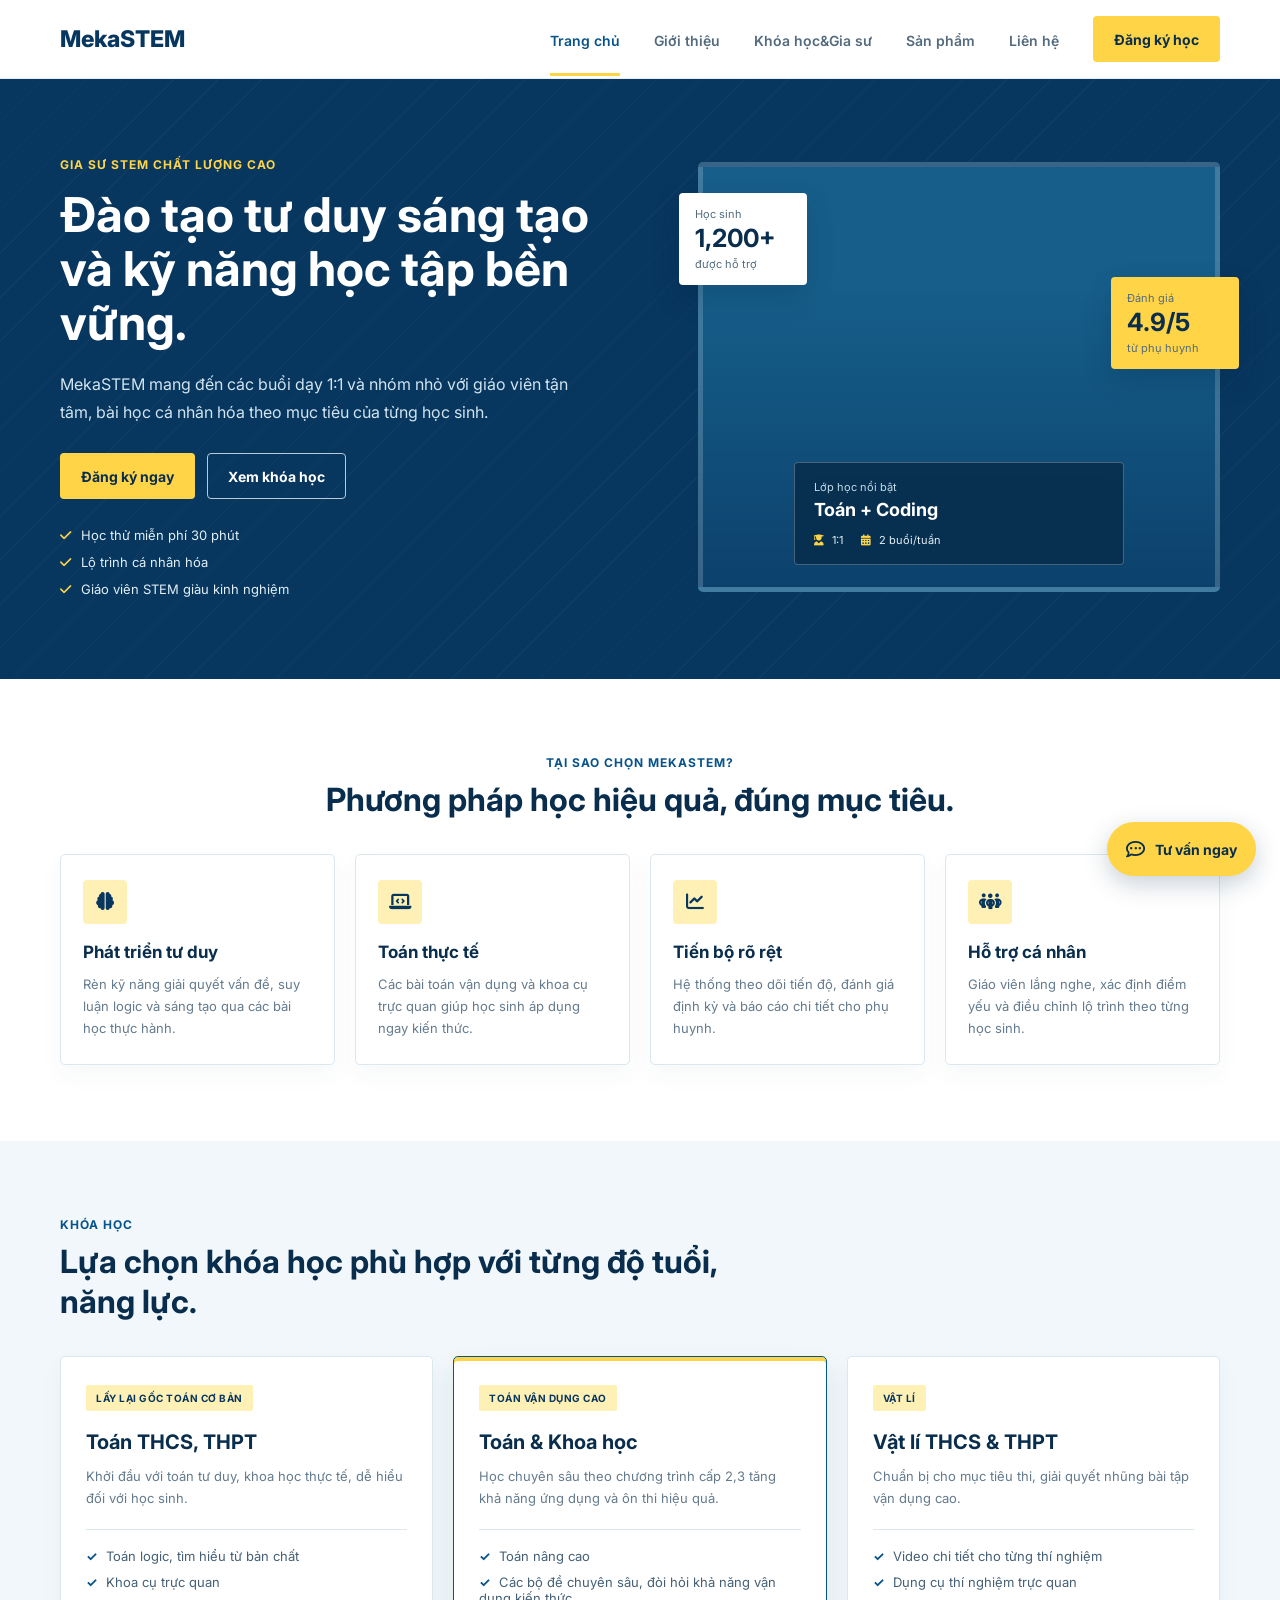
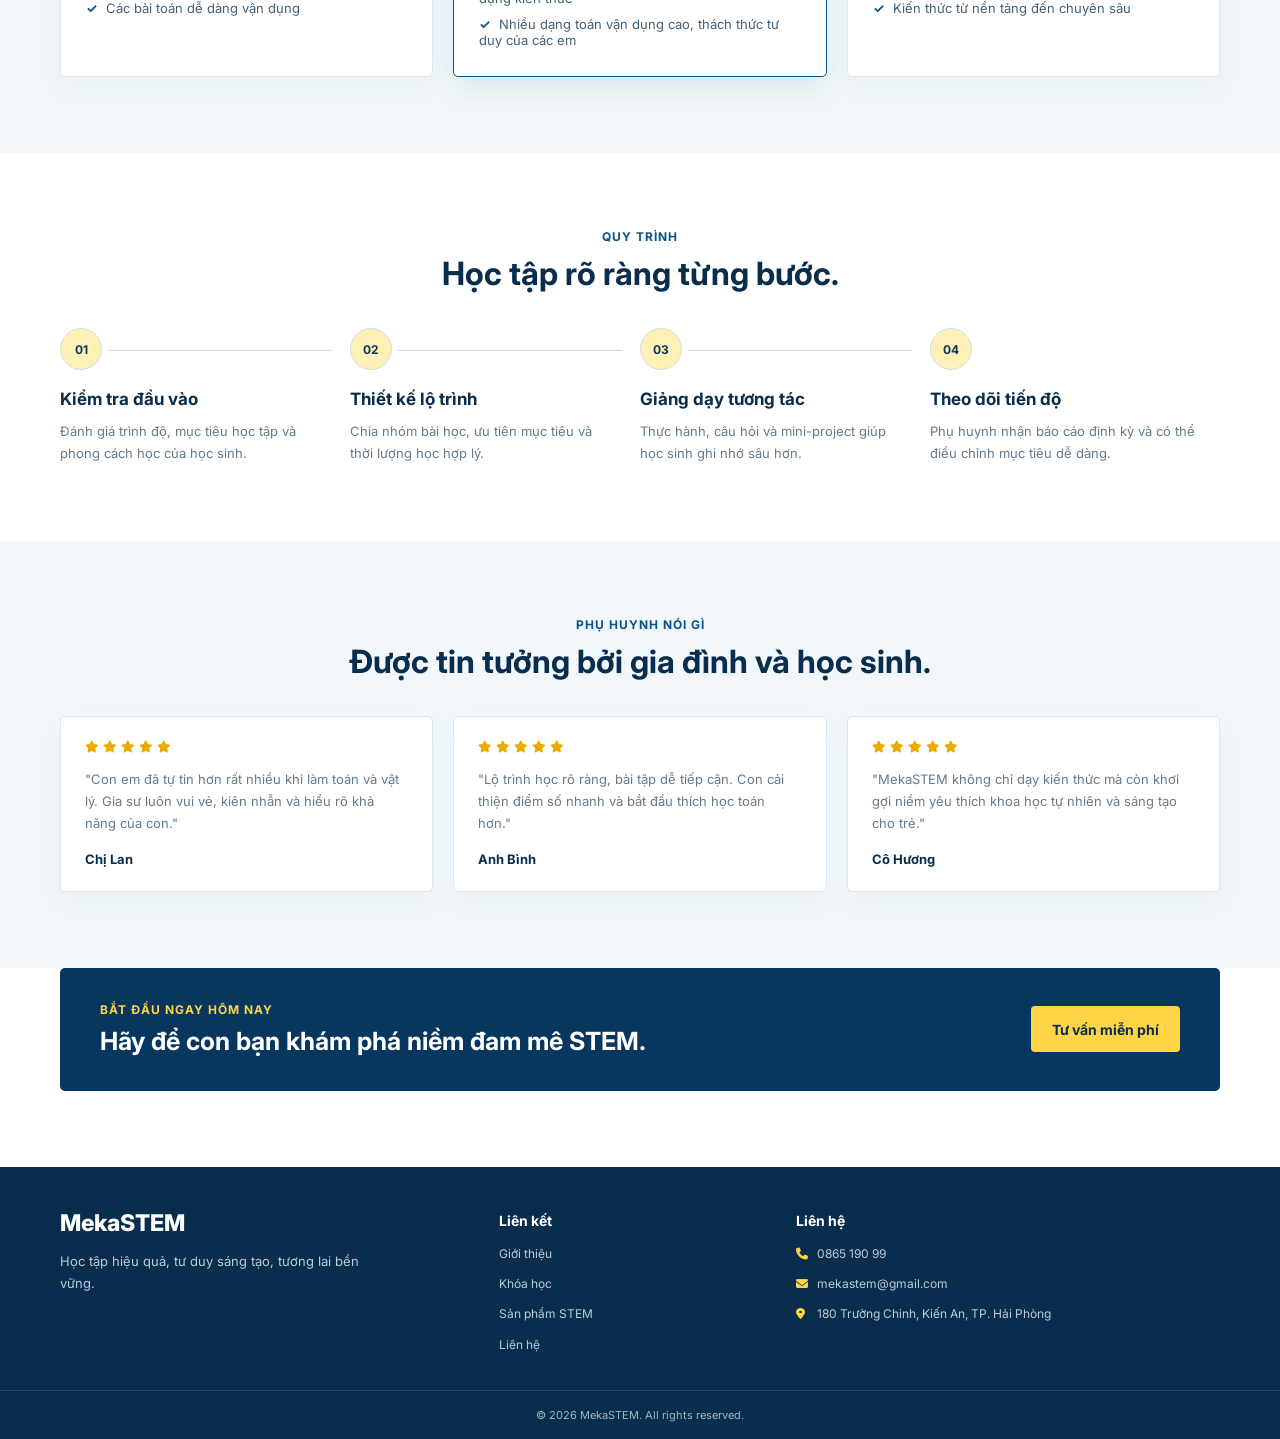
<file: index.html>
<!DOCTYPE html>
<html lang="vi">
<head>
    <meta charset="UTF-8">
    <meta name="viewport" content="width=device-width, initial-scale=1.0">
    <meta name="description" content="MekaSTEM - trung tâm gia sư STEM, toán, khoa học và kỹ năng lập trình cho học sinh.">
    <title>MekaSTEM | Gia sư STEM</title>
    <link rel="preconnect" href="https://fonts.googleapis.com">
    <link rel="preconnect" href="https://fonts.gstatic.com" crossorigin>
    <link href="https://fonts.googleapis.com/css2?family=Inter:wght@400;500;600;700;800&display=swap" rel="stylesheet">
    <link rel="stylesheet" href="https://cdnjs.cloudflare.com/ajax/libs/font-awesome/6.2.0/css/all.min.css">
    <link rel="stylesheet" href="style.css">
</head>
<body>
    <header class="site-header">
        <div class="container nav-wrap">
            <a href="index.html" class="logo">MekaSTEM</a>
            <nav class="navbar" id="navMenu">
                <a href="index.html" class="active">Trang chủ</a>
                <a href="about.html">Giới thiệu</a>
                <a href="courses.html">Khóa học&amp;Gia sư</a>
                <a href="product.html">Sản phẩm</a>
                <a href="contact.html">Liên hệ</a>
            </nav>
            <a href="contact.html" class="btn btn-primary nav-cta">Đăng ký học</a>
            <button class="menu-toggle" id="menuBtn" aria-label="Mở menu">
                <span></span>
                <span></span>
                <span></span>
            </button>
        </div>
    </header>

    <main>
        <section class="hero">
            <div class="container hero-inner">
                <div class="hero-copy">
                    <p class="eyebrow">Gia sư STEM chất lượng cao</p>
                    <h1>Đào tạo tư duy sáng tạo và kỹ năng học tập bền vững.</h1>
                    <p class="lead">MekaSTEM mang đến các buổi dạy 1:1 và nhóm nhỏ với giáo viên tận tâm, bài học cá nhân hóa theo mục tiêu của từng học sinh.</p>
                    <div class="hero-actions">
                        <a href="contact.html" class="btn btn-primary">Đăng ký ngay</a>
                        <a href="courses.html" class="btn btn-secondary">Xem khóa học</a>
                    </div>
                    <ul class="mini-list">
                        <li><i class="fa-solid fa-check"></i> Học thử miễn phí 30 phút</li>
                        <li><i class="fa-solid fa-check"></i> Lộ trình cá nhân hóa</li>
                        <li><i class="fa-solid fa-check"></i> Giáo viên STEM giàu kinh nghiệm</li>
                    </ul>
                </div>
                <div class="hero-visual" aria-label="Bảng thống kê giảng dạy">
                    <div class="stat-card primary">
                        <span class="stat-tag">Học sinh</span>
                        <strong>1,200+</strong>
                        <small>được hỗ trợ</small>
                    </div>
                    <div class="stat-card accent">
                        <span class="stat-tag">Đánh giá</span>
                        <strong>4.9/5</strong>
                        <small>từ phụ huynh</small>
                    </div>
                    <div class="info-panel">
                        <p class="panel-label">Lớp học nổi bật</p>
                        <h3>Toán + Coding</h3>
                        <div class="small-rows">
                            <span><i class="fa-solid fa-user-graduate"></i> 1:1</span>
                            <span><i class="fa-solid fa-calendar-days"></i> 2 buổi/tuần</span>
                        </div>
                    </div>
                </div>
            </div>
        </section>

        <section class="features section">
            <div class="container">
                <div class="section-heading center">
                    <p class="eyebrow">Tại sao chọn MekaSTEM?</p>
                    <h2>Phương pháp học hiệu quả, đúng mục tiêu.</h2>
                </div>
                <div class="grid-4">
                    <article class="feature-card">
                        <div class="icon-wrap"><i class="fa-solid fa-brain"></i></div>
                        <h3>Phát triển tư duy</h3>
                        <p>Rèn kỹ năng giải quyết vấn đề, suy luận logic và sáng tạo qua các bài học thực hành.</p>
                    </article>
                    <article class="feature-card">
                        <div class="icon-wrap"><i class="fa-solid fa-laptop-code"></i></div>
                        <h3>Toán thực tế</h3>
                        <p>Các bài toán vận dụng và khoa cụ trực quan giúp học sinh áp dụng ngay kiến thức.</p>
                    </article>
                    <article class="feature-card">
                        <div class="icon-wrap"><i class="fa-solid fa-chart-line"></i></div>
                        <h3>Tiến bộ rõ rệt</h3>
                        <p>Hệ thống theo dõi tiến độ, đánh giá định kỳ và báo cáo chi tiết cho phụ huynh.</p>
                    </article>
                    <article class="feature-card">
                        <div class="icon-wrap"><i class="fa-solid fa-people-group"></i></div>
                        <h3>Hỗ trợ cá nhân</h3>
                        <p>Giáo viên lắng nghe, xác định điểm yếu và điều chỉnh lộ trình theo từng học sinh.</p>
                    </article>
                </div>
            </div>
        </section>

        <section class="courses section alt-bg">
            <div class="container">
                <div class="section-heading">
                    <p class="eyebrow">Khóa học</p>
                    <h2>Lựa chọn khóa học phù hợp với từng độ tuổi, năng lực.</h2>
                </div>
                <div class="grid-3">
                    <article class="course-card">
                        <span class="label">Lấy lại gốc toán cơ bản</span>
                        <h3>Toán THCS, THPT</h3>
                        <p>Khởi đầu với toán tư duy, khoa học thực tế, dễ hiểu đối với học sinh.</p>
                        <ul>
                            <li>Toán logic, tìm hiểu từ bản chất</li>
                            <li>Khoa cụ trực quan</li>
                            <li>Các bài toán dễ dàng vận dụng</li>
                        </ul>
                    </article>
                    <article class="course-card featured">
                        <span class="label">Toán vận dụng cao</span>
                        <h3>Toán &amp; Khoa học</h3>
                        <p>Học chuyên sâu theo chương trình cấp 2,3 tăng khả năng ứng dụng và ôn thi hiệu quả.</p>
                        <ul>
                            <li>Toán nâng cao</li>
                            <li>Các bộ đề chuyên sâu, đòi hỏi khả năng vận dụng kiến thức</li>
                            <li>Nhiều dạng toán vận dụng cao, thách thức tư duy của các em</li>
                        </ul>
                    </article>
                    <article class="course-card">
                        <span class="label">Vật lí</span>
                        <h3>Vật lí THCS &amp; THPT</h3>
                        <p>Chuẩn bị cho mục tiêu thi, giải quyết nhũng bài tập vận dụng cao.</p>
                        <ul>
                            <li>Video chi tiết cho từng thí nghiệm</li>
                            <li>Dụng cụ thí nghiệm trực quan</li>
                            <li>Kiến thức từ nền tảng đến chuyên sâu</li>
                        </ul>
                    </article>
                </div>
            </div>
        </section>

        <section class="process section">
            <div class="container">
                <div class="section-heading center">
                    <p class="eyebrow">Quy trình</p>
                    <h2>Học tập rõ ràng từng bước.</h2>
                </div>
                <div class="steps">
                    <div class="step-item">
                        <span>01</span>
                        <h3>Kiểm tra đầu vào</h3>
                        <p>Đánh giá trình độ, mục tiêu học tập và phong cách học của học sinh.</p>
                    </div>
                    <div class="step-item">
                        <span>02</span>
                        <h3>Thiết kế lộ trình</h3>
                        <p>Chia nhóm bài học, ưu tiên mục tiêu và thời lượng học hợp lý.</p>
                    </div>
                    <div class="step-item">
                        <span>03</span>
                        <h3>Giảng dạy tương tác</h3>
                        <p>Thực hành, câu hỏi và mini-project giúp học sinh ghi nhớ sâu hơn.</p>
                    </div>
                    <div class="step-item">
                        <span>04</span>
                        <h3>Theo dõi tiến độ</h3>
                        <p>Phụ huynh nhận báo cáo định kỳ và có thể điều chỉnh mục tiêu dễ dàng.</p>
                    </div>
                </div>
            </div>
        </section>

        <section class="testimonials section alt-bg">
            <div class="container">
                <div class="section-heading center">
                    <p class="eyebrow">Phụ huynh nói gì</p>
                    <h2>Được tin tưởng bởi gia đình và học sinh.</h2>
                </div>
                <div class="grid-3">
                    <article class="quote-card">
                        <div class="stars"><i class="fa-solid fa-star"></i><i class="fa-solid fa-star"></i><i class="fa-solid fa-star"></i><i class="fa-solid fa-star"></i><i class="fa-solid fa-star"></i></div>
                        <p>"Con em đã tự tin hơn rất nhiều khi làm toán và vật lý. Gia sư luôn vui vẻ, kiên nhẫn và hiểu rõ khả năng của con."</p>
                        <h4>Chị Lan</h4>
                    </article>
                    <article class="quote-card">
                        <div class="stars"><i class="fa-solid fa-star"></i><i class="fa-solid fa-star"></i><i class="fa-solid fa-star"></i><i class="fa-solid fa-star"></i><i class="fa-solid fa-star"></i></div>
                        <p>"Lộ trình học rõ ràng, bài tập dễ tiếp cận. Con cải thiện điểm số nhanh và bắt đầu thích học toán hơn."</p>
                        <h4>Anh Bình</h4>
                    </article>
                    <article class="quote-card">
                        <div class="stars"><i class="fa-solid fa-star"></i><i class="fa-solid fa-star"></i><i class="fa-solid fa-star"></i><i class="fa-solid fa-star"></i><i class="fa-solid fa-star"></i></div>
                        <p>"MekaSTEM không chỉ dạy kiến thức mà còn khơi gợi niềm yêu thích khoa học tự nhiên và sáng tạo cho trẻ."</p>
                        <h4>Cô Hương</h4>
                    </article>
                </div>
            </div>
        </section>

        <section class="cta-banner section">
            <div class="container cta-inner">
                <div>
                    <p class="eyebrow">Bắt đầu ngay hôm nay</p>
                    <h2>Hãy để con bạn khám phá niềm đam mê STEM.</h2>
                </div>
                <a href="contact.html" class="btn btn-primary">Tư vấn miễn phí</a>
            </div>
        </section>
    </main>

    <footer class="site-footer">
        <div class="container footer-inner">
            <div>
                <a href="index.html" class="logo">MekaSTEM</a>
                <p>Học tập hiệu quả, tư duy sáng tạo, tương lai bền vững.</p>
            </div>
            <div>
                <h4>Liên kết</h4>
                <ul>
                    <li><a href="about.html">Giới thiệu</a></li>
                    <li><a href="courses.html">Khóa học</a></li>
                    <li><a href="product.html">Sản phẩm STEM</a></li>
                    <li><a href="contact.html">Liên hệ</a></li>
                </ul>
            </div>
            <div>
                <h4>Liên hệ</h4>
                <ul>
                    <li><i class="fa-solid fa-phone"></i> 0865 190 99</li>
                    <li><i class="fa-solid fa-envelope"></i> mekastem@gmail.com</li>
                    <li><i class="fa-solid fa-location-dot"></i> 180 Trường Chinh, Kiến An, TP. Hải Phòng</li>
                </ul>
            </div>
        </div>
        <div class="copyright">
            © 2026 MekaSTEM. All rights reserved.
        </div>
    </footer>

    <script src="script.js"></script>
</body>
</html>
</file>
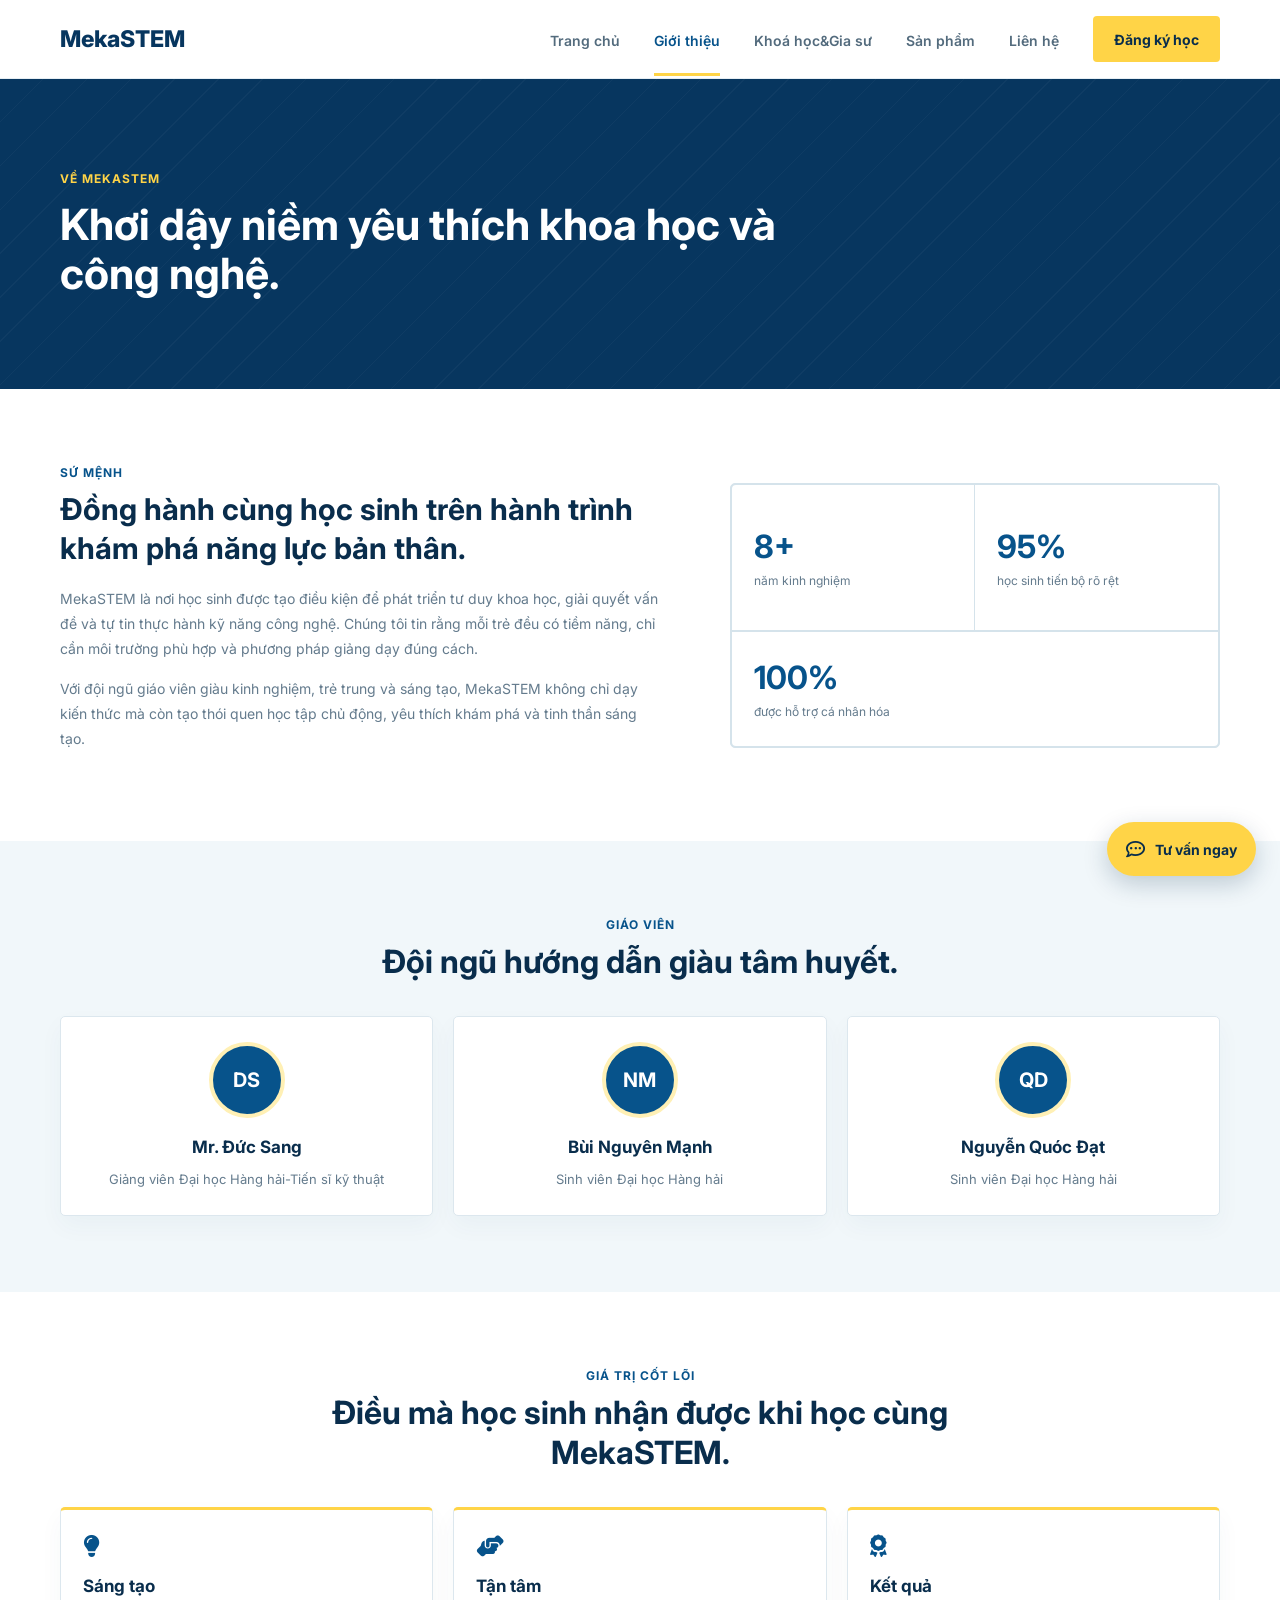
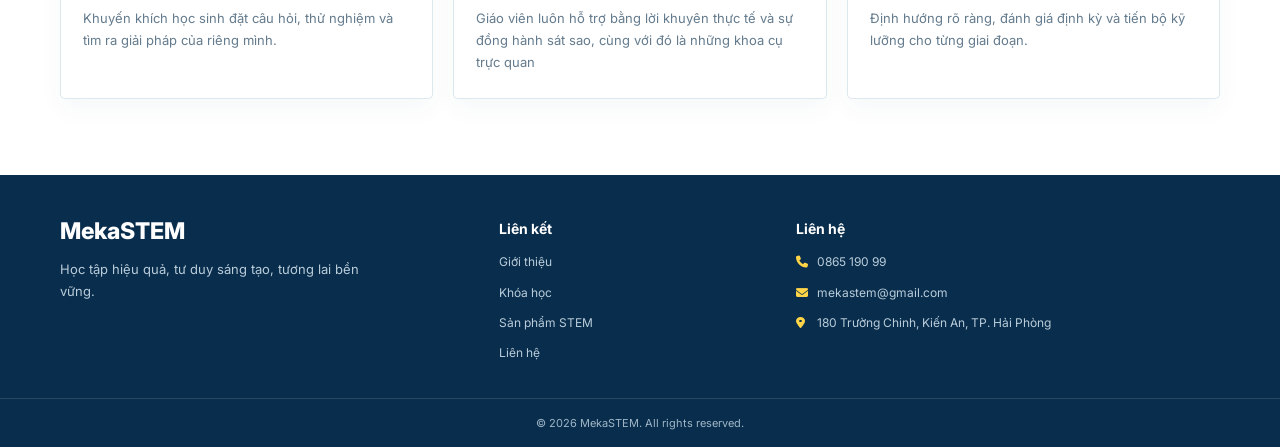
<file: about.html>
<!DOCTYPE html>
<html lang="vi">
<head>
    <meta charset="UTF-8">
    <meta name="viewport" content="width=device-width, initial-scale=1.0">
    <title>Giới thiệu | MekaSTEM</title>
    <link rel="preconnect" href="https://fonts.googleapis.com">
    <link rel="preconnect" href="https://fonts.gstatic.com" crossorigin>
    <link href="https://fonts.googleapis.com/css2?family=Inter:wght@400;500;600;700;800&display=swap" rel="stylesheet">
    <link rel="stylesheet" href="https://cdnjs.cloudflare.com/ajax/libs/font-awesome/6.2.0/css/all.min.css">
    <link rel="stylesheet" href="style.css">
</head>
<body>
    <header class="site-header">
        <div class="container nav-wrap">
            <a href="index.html" class="logo">MekaSTEM</a>
            <nav class="navbar" id="navMenu">
                <a href="index.html">Trang chủ</a>
                <a href="about.html" class="active">Giới thiệu</a>
                <a href="courses.html">Khoá học&amp;Gia sư</a>
                <a href="product.html">Sản phẩm</a>
                <a href="contact.html">Liên hệ</a>
            </nav>
            <a href="contact.html" class="btn btn-primary nav-cta">Đăng ký học</a>
            <button class="menu-toggle" id="menuBtn" aria-label="Mở menu">
                <span></span>
                <span></span>
                <span></span>
            </button>
        </div>
    </header>

    <main>
        <section class="page-banner">
            <div class="container page-banner-inner">
                <p class="eyebrow">Về MekaSTEM</p>
                <h1>Khơi dậy niềm yêu thích khoa học và công nghệ.</h1>
            </div>
        </section>

        <section class="section">
            <div class="container story-grid">
                <div>
                    <p class="eyebrow">Sứ mệnh</p>
                    <h2>Đồng hành cùng học sinh trên hành trình khám phá năng lực bản thân.</h2>
                    <p>MekaSTEM là nơi học sinh được tạo điều kiện để phát triển tư duy khoa học, giải quyết vấn đề và tự tin thực hành kỹ năng công nghệ. Chúng tôi tin rằng mỗi trẻ đều có tiềm năng, chỉ cần môi trường phù hợp và phương pháp giảng dạy đúng cách.</p>
                    <p>Với đội ngũ giáo viên giàu kinh nghiệm, trẻ trung và sáng tạo, MekaSTEM không chỉ dạy kiến thức mà còn tạo thói quen học tập chủ động, yêu thích khám phá và tinh thần sáng tạo.</p>
                </div>
                <div class="story-box">
                    <div class="stat-badge"><strong>8+</strong><span>năm kinh nghiệm</span></div>
                    <div class="stat-badge"><strong>95%</strong><span>học sinh tiến bộ rõ rệt</span></div>
                    <div class="stat-badge"><strong>100%</strong><span>được hỗ trợ cá nhân hóa</span></div>
                </div>
            </div>
        </section>

        <section class="section alt-bg">
            <div class="container">
                <div class="section-heading center">
                    <p class="eyebrow">Giáo viên</p>
                    <h2>Đội ngũ hướng dẫn giàu tâm huyết.</h2>
                </div>
                <div class="grid-3">
                    <article class="teacher-card">
                        <div class="teacher-avatar">DS</div>
                        <h3>Mr. Đức Sang</h3>
                        <p>Giảng viên Đại học Hàng hải-Tiến sĩ kỹ thuật</p>
                    </article>
                    <article class="teacher-card">
                        <div class="teacher-avatar">NM</div>
                        <h3>Bùi Nguyên Mạnh</h3>
                        <p>Sinh viên Đại học Hàng hải</p>
                    </article>
                    <article class="teacher-card">
                        <div class="teacher-avatar">QD</div>
                        <h3>Nguyễn Quóc Đạt</h3>
                        <p>Sinh viên Đại học Hàng hải</p>
                    </article>
                </div>
            </div>
        </section>

        <section class="section">
            <div class="container">
                <div class="section-heading center">
                    <p class="eyebrow">Giá trị cốt lõi</p>
                    <h2>Điều mà học sinh nhận được khi học cùng MekaSTEM.</h2>
                </div>
                <div class="grid-3">
                    <article class="value-card">
                        <i class="fa-solid fa-lightbulb"></i>
                        <h3>Sáng tạo</h3>
                        <p>Khuyến khích học sinh đặt câu hỏi, thử nghiệm và tìm ra giải pháp của riêng mình.</p>
                    </article>
                    <article class="value-card">
                        <i class="fa-solid fa-handshake-angle"></i>
                        <h3>Tận tâm</h3>
                        <p>Giáo viên luôn hỗ trợ bằng lời khuyên thực tế và sự đồng hành sát sao, cùng với đó là những khoa cụ trực quan</p>
                    </article>
                    <article class="value-card">
                        <i class="fa-solid fa-award"></i>
                        <h3>Kết quả</h3>
                        <p>Định hướng rõ ràng, đánh giá định kỳ và tiến bộ kỹ lưỡng cho từng giai đoạn.</p>
                    </article>
                </div>
            </div>
        </section>
    </main>

    <footer class="site-footer">
        <div class="container footer-inner">
            <div>
                <a href="index.html" class="logo">MekaSTEM</a>
                <p>Học tập hiệu quả, tư duy sáng tạo, tương lai bền vững.</p>
            </div>
            <div>
                <h4>Liên kết</h4>
                <ul>
                    <li><a href="about.html">Giới thiệu</a></li>
                    <li><a href="courses.html">Khóa học</a></li>
                    <li><a href="product.html">Sản phẩm STEM</a></li>
                    <li><a href="contact.html">Liên hệ</a></li>
                </ul>
            </div>
            <div>
                <h4>Liên hệ</h4>
                <ul>
                    <li><i class="fa-solid fa-phone"></i> 0865 190 99</li>
                    <li><i class="fa-solid fa-envelope"></i> mekastem@gmail.com</li>
                    <li><i class="fa-solid fa-location-dot"></i> 180 Trường Chinh, Kiến An, TP. Hải Phòng</li>
                </ul>
            </div>
        </div>
        <div class="copyright">
            © 2026 MekaSTEM. All rights reserved.
        </div>
    </footer>

    <script src="script.js"></script>
</body>
</html>
</file>
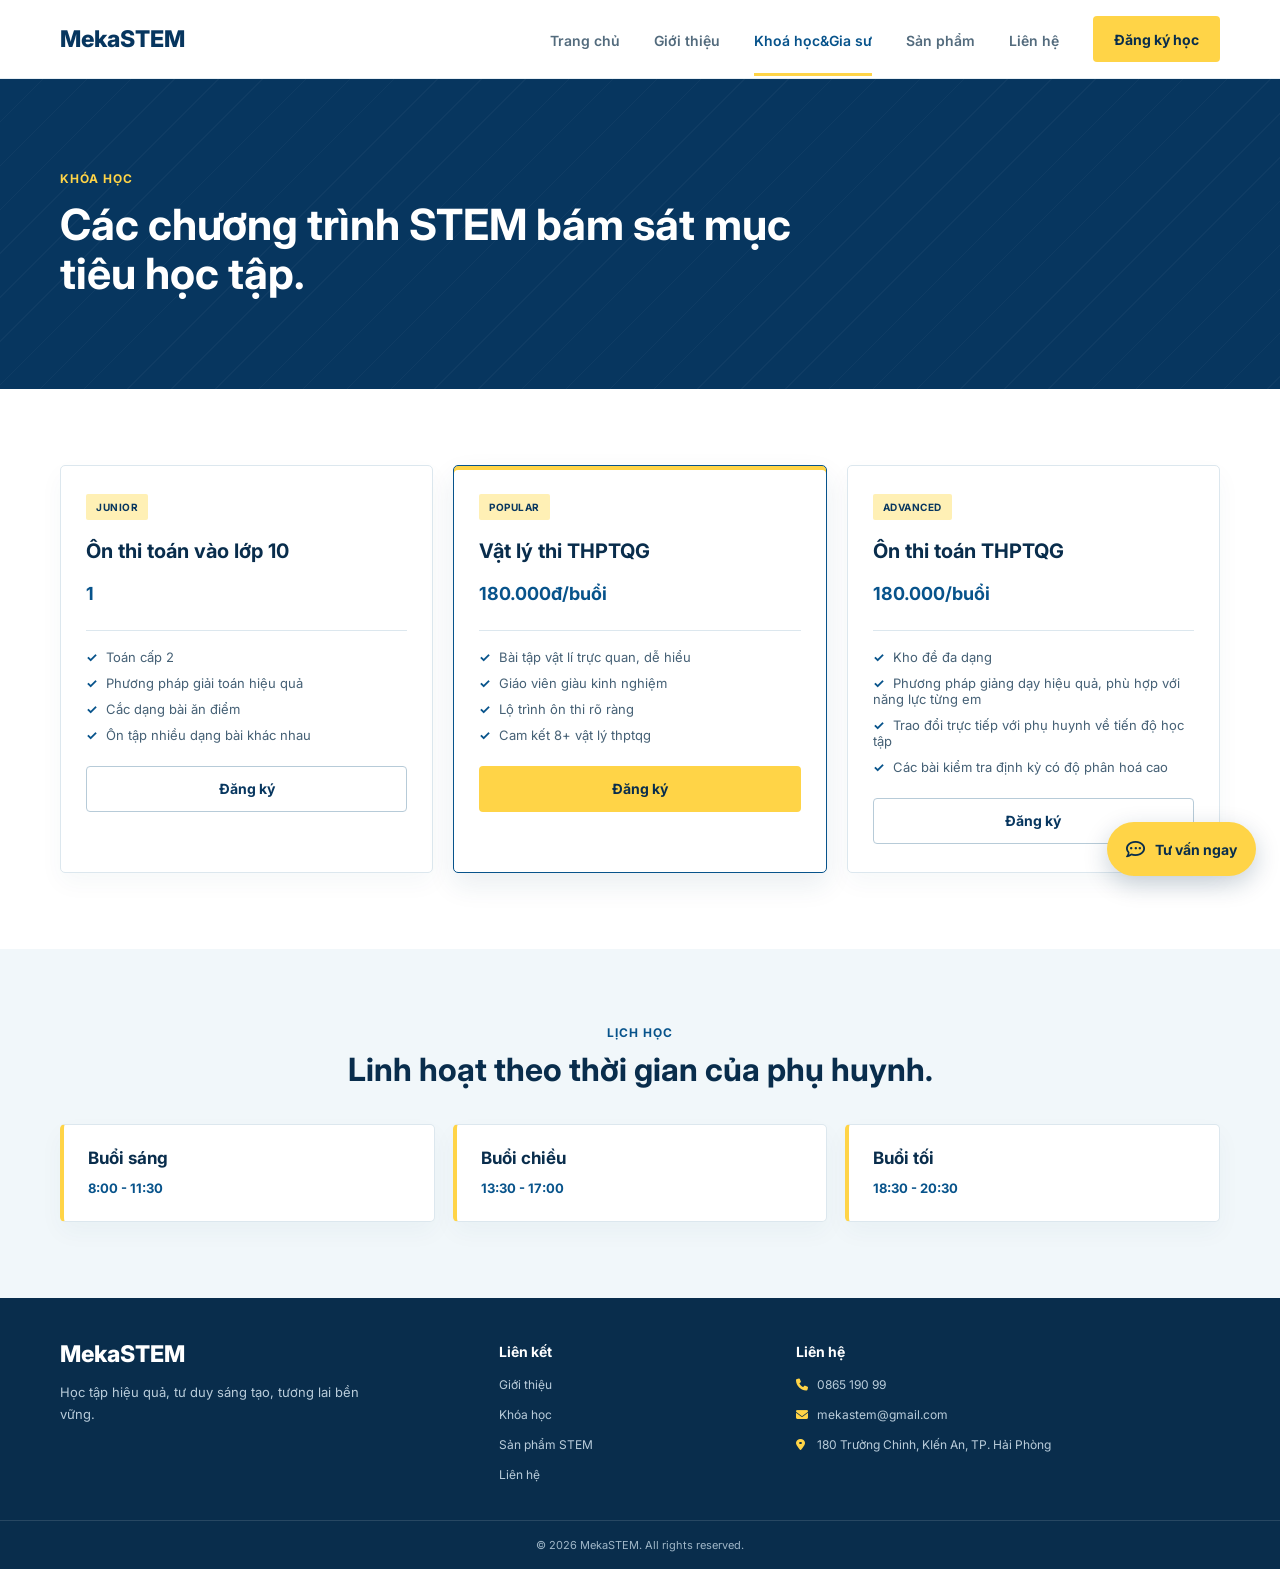
<file: courses.html>
<!DOCTYPE html>
<html lang="vi">
<head>
    <meta charset="UTF-8">
    <meta name="viewport" content="width=device-width, initial-scale=1.0">
    <title>Khóa học | MekaSTEM</title>
    <link rel="preconnect" href="https://fonts.googleapis.com">
    <link rel="preconnect" href="https://fonts.gstatic.com" crossorigin>
    <link href="https://fonts.googleapis.com/css2?family=Inter:wght@400;500;600;700;800&display=swap" rel="stylesheet">
    <link rel="stylesheet" href="https://cdnjs.cloudflare.com/ajax/libs/font-awesome/6.2.0/css/all.min.css">
    <link rel="stylesheet" href="style.css">
</head>
<body>
    <header class="site-header">
        <div class="container nav-wrap">
            <a href="index.html" class="logo">MekaSTEM</a>
            <nav class="navbar" id="navMenu">
                <a href="index.html">Trang chủ</a>
                <a href="about.html">Giới thiệu</a>
                <a href="courses.html" class="active">Khoá học&amp;Gia sư
                </a>
                <a href="product.html">Sản phẩm</a>
                <a href="contact.html">Liên hệ</a>
            </nav>
            <a href="contact.html" class="btn btn-primary nav-cta">Đăng ký học</a>
            <button class="menu-toggle" id="menuBtn" aria-label="Mở menu">
                <span></span>
                <span></span>
                <span></span>
            </button>
        </div>
    </header>

    <main>
        <section class="page-banner">
            <div class="container page-banner-inner">
                <p class="eyebrow">Khóa học</p>
                <h1>Các chương trình STEM bám sát mục tiêu học tập.</h1>
            </div>
        </section>

        <section class="section">
            <div class="container">
                <div class="grid-3">
                    <article class="course-card detail-card">
                        <span class="label">Junior</span>
                        <h3>Ôn thi toán vào lớp 10</h3>
                        <p class="price">1</p>
                        <ul>
                            <li>Toán cấp 2</li>
                            <li>Phương pháp giải toán hiệu quả</li>
                            <li>Cắc dạng bài ăn điểm</li>
                            <li>Ôn tập nhiều dạng bài khác nhau</li>
                        </ul>
                        <a href="contact.html" class="btn btn-secondary">Đăng ký</a>
                    </article>
                    <article class="course-card detail-card featured">
                        <span class="label">Popular</span>
                        <h3>Vật lý thi THPTQG </h3>
                        <p class="price">180.000đ/buổi</p>
                        <ul>
                            <li>Bài tập vật lí trực quan, dễ hiểu</li>
                            <li>Giáo viên giàu kinh nghiệm</li>
                            <li>Lộ trình ôn thi rõ ràng</li>
                            <li>Cam kết 8+ vật lý thptqg</li>
                        </ul>
                        <a href="contact.html" class="btn btn-primary">Đăng ký</a>
                    </article>
                    <article class="course-card detail-card">
                        <span class="label">Advanced</span>
                        <h3>Ôn thi toán THPTQG</h3>
                        <p class="price">180.000/buổi</p>
                        <ul>
                            <li>Kho đề đa dạng</li>
                            <li>Phương pháp giảng dạy hiệu quả, phù hợp với năng lực từng em</li>
                            <li>Trao đổi trực tiếp với phụ huynh về tiến độ học tập</li>
                            <li>Các bài kiểm tra định kỳ có độ phân hoá cao</li>
                        </ul>
                        <a href="contact.html" class="btn btn-secondary">Đăng ký</a>
                    </article>
                </div>
            </div>
        </section>

        <section class="section alt-bg">
            <div class="container">
                <div class="section-heading center">
                    <p class="eyebrow">Lịch học</p>
                    <h2>Linh hoạt theo thời gian của phụ huynh.</h2>
                </div>
                <div class="schedule-grid">
                    <div class="schedule-item">
                        <h3>Buổi sáng</h3>
                        <p>8:00 - 11:30</p>
                    </div>
                    <div class="schedule-item">
                        <h3>Buổi chiều</h3>
                        <p>13:30 - 17:00</p>
                    </div>
                    <div class="schedule-item">
                        <h3>Buổi tối</h3>
                        <p>18:30 - 20:30</p>
                    </div>
                </div>
            </div>
        </section>
    </main>

    <footer class="site-footer">
        <div class="container footer-inner">
            <div>
                <a href="index.html" class="logo">MekaSTEM</a>
                <p>Học tập hiệu quả, tư duy sáng tạo, tương lai bền vững.</p>
            </div>
            <div>
                <h4>Liên kết</h4>
                <ul>
                    <li><a href="about.html">Giới thiệu</a></li>
                    <li><a href="courses.html">Khóa học</a></li>
                    <li><a href="product.html">Sản phẩm STEM</a></li>
                    <li><a href="contact.html">Liên hệ</a></li>
                </ul>
            </div>
            <div>
                <h4>Liên hệ</h4>
                <ul>
                    <li><i class="fa-solid fa-phone"></i> 0865 190 99</li>
                    <li><i class="fa-solid fa-envelope"></i> mekastem@gmail.com</li>
                    <li><i class="fa-solid fa-location-dot"></i> 180 Trường Chinh, KIến An, TP. Hải Phòng</li>
                </ul>
            </div>
        </div>
        <div class="copyright">
            © 2026 MekaSTEM. All rights reserved.
        </div>
    </footer>

    <script src="script.js"></script>
</body>
</html>
</file>
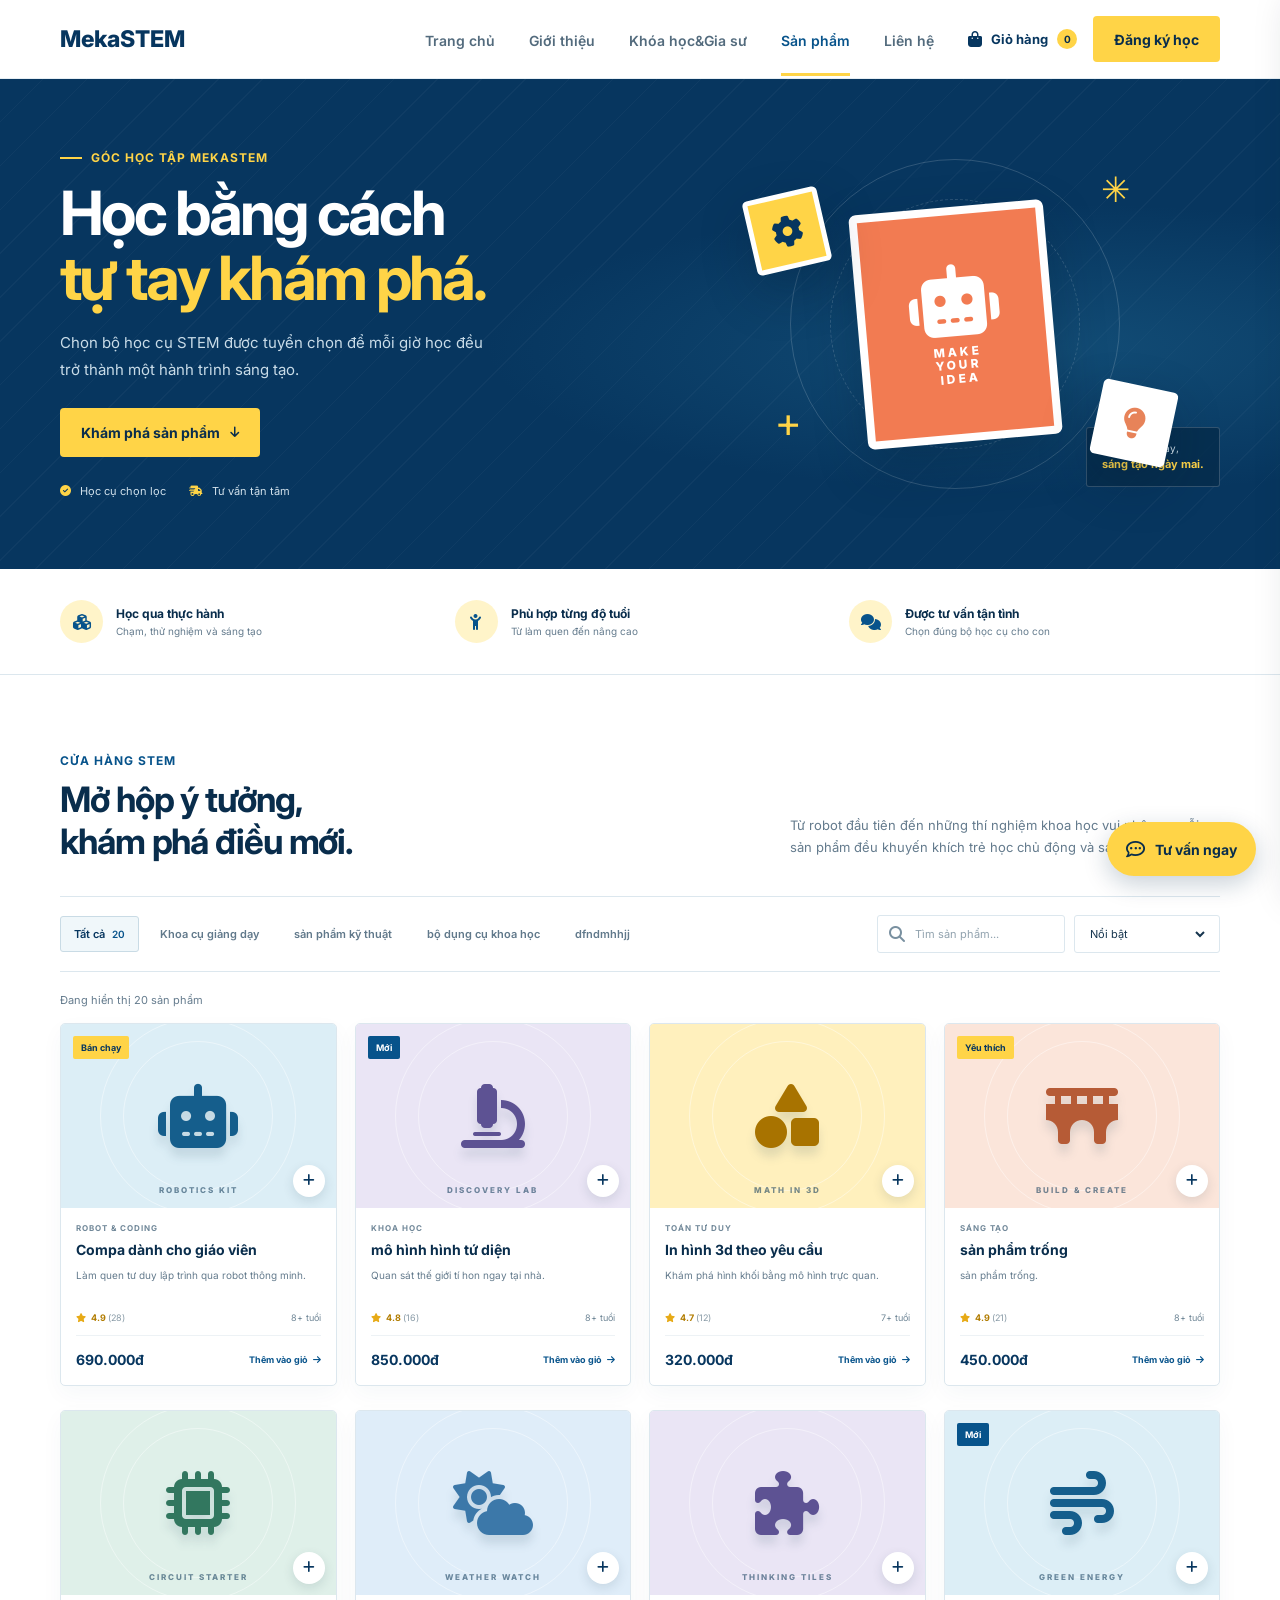
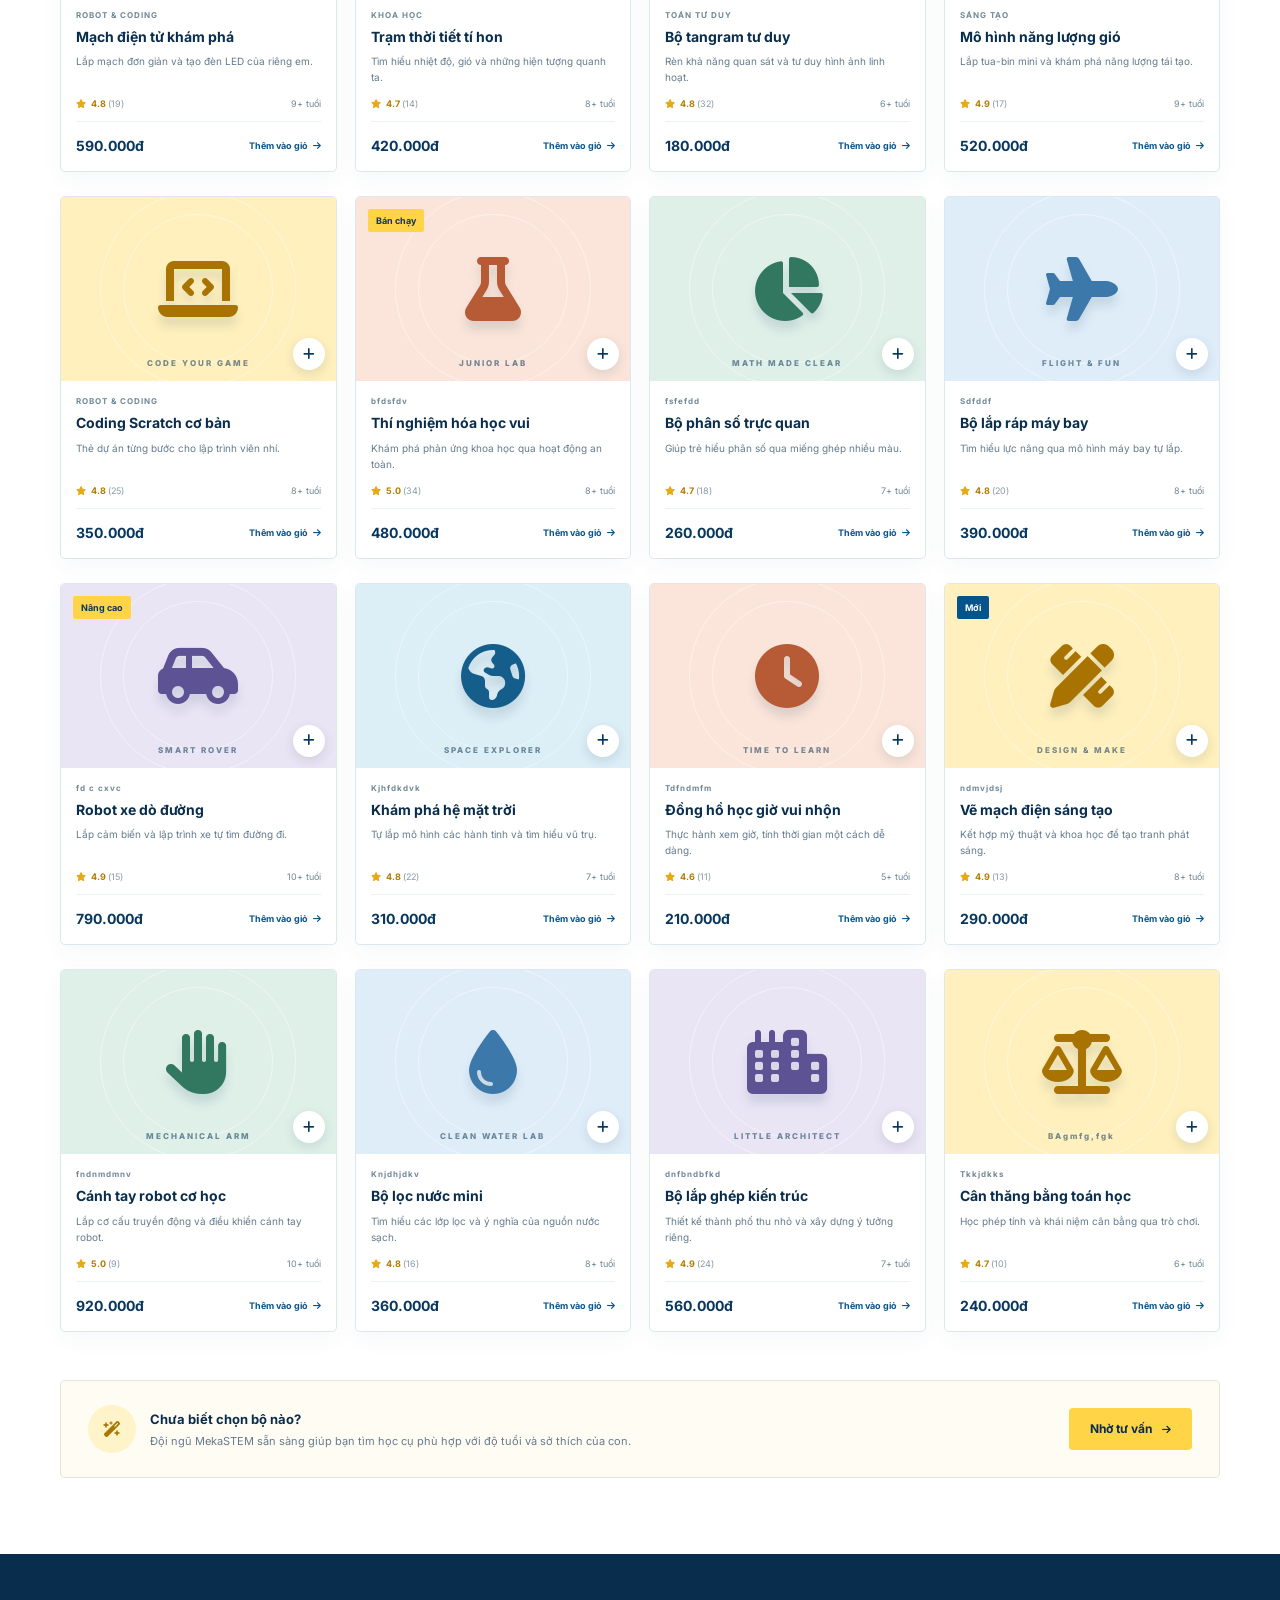
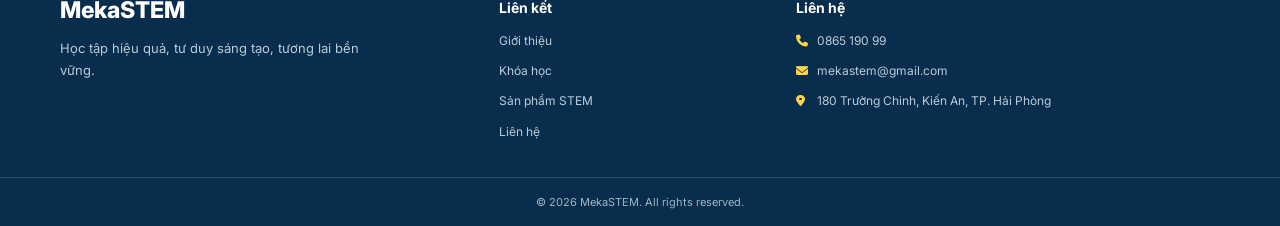
<file: product.html>
<!DOCTYPE html>
<html lang="vi">
<head>
    <meta charset="UTF-8">
    <meta name="viewport" content="width=device-width, initial-scale=1.0">
    <meta name="description" content="Khám phá bộ học cụ STEM, robot, lập trình và khoa học thực hành dành cho học sinh tại MekaSTEM.">
    <title>Sản phẩm STEM | MekaSTEM</title>
    <link rel="preconnect" href="https://fonts.googleapis.com">
    <link rel="preconnect" href="https://fonts.gstatic.com" crossorigin>
    <link href="https://fonts.googleapis.com/css2?family=Inter:wght@400;500;600;700;800&display=swap" rel="stylesheet">
    <link rel="stylesheet" href="https://cdnjs.cloudflare.com/ajax/libs/font-awesome/6.2.0/css/all.min.css">
    <link rel="stylesheet" href="style.css">
    <link rel="stylesheet" href="product.css">
</head>
<body class="product-page">
    <header class="site-header">
        <div class="container nav-wrap">
            <a href="index.html" class="logo">MekaSTEM</a>
            <nav class="navbar" id="navMenu">
                <a href="index.html">Trang chủ</a>
                <a href="about.html">Giới thiệu</a>
                <a href="courses.html">Khóa học&amp;Gia sư</a>
                <a href="product.html" class="active">Sản phẩm</a>
                <a href="contact.html">Liên hệ</a>
            </nav>
            <div class="header-actions">
                <button class="cart-button" id="cartButton" type="button" aria-label="Mở giỏ hàng">
                    <i class="fa-solid fa-bag-shopping" aria-hidden="true"></i>
                    <span>Giỏ hàng</span>
                    <span class="cart-count" id="cartCount" aria-live="polite">0</span>
                </button>
                <a href="contact.html" class="btn btn-primary nav-cta">Đăng ký học</a>
            </div>
            <button class="menu-toggle" id="menuBtn" aria-label="Mở menu" aria-expanded="false">
                <span></span><span></span><span></span>
            </button>
        </div>
    </header>

    <main>
        <section class="shop-hero">
            <div class="container shop-hero-inner">
                <div class="shop-hero-copy">
                    <p class="eyebrow"><span></span> Góc học tập MekaSTEM</p>
                    <h1>Học bằng cách<br><em>tự tay khám phá.</em></h1>
                    <p>Chọn bộ học cụ STEM được tuyển chọn để mỗi giờ học đều trở thành một hành trình sáng tạo.</p>
                    <a href="#products" class="btn btn-primary">Khám phá sản phẩm <i class="fa-solid fa-arrow-down" aria-hidden="true"></i></a>
                    <div class="shop-trust">
                        <span><i class="fa-solid fa-circle-check" aria-hidden="true"></i> Học cụ chọn lọc</span>
                        <span><i class="fa-solid fa-truck-fast" aria-hidden="true"></i> Tư vấn tận tâm</span>
                    </div>
                </div>
                <div class="shop-hero-art" aria-label="Minh họa bộ học cụ STEM">
                    <div class="art-orbit orbit-one"></div>
                    <div class="art-orbit orbit-two"></div>
                    <div class="art-card art-card-main"><i class="fa-solid fa-robot" aria-hidden="true"></i><span>MAKE<br>YOUR<br>IDEA</span></div>
                    <div class="art-card art-card-small art-card-yellow"><i class="fa-solid fa-gear" aria-hidden="true"></i></div>
                    <div class="art-card art-card-small art-card-white"><i class="fa-solid fa-lightbulb" aria-hidden="true"></i></div>
                    <span class="art-spark spark-one">✳</span>
                    <span class="art-spark spark-two">+</span>
                    <span class="art-note">Tò mò hôm nay,<br><strong>sáng tạo ngày mai.</strong></span>
                </div>
            </div>
        </section>

        <section class="shop-benefits" aria-label="Lợi ích khi mua hàng">
            <div class="container benefit-row">
                <div><span class="benefit-icon"><i class="fa-solid fa-cubes" aria-hidden="true"></i></span><span><strong>Học qua thực hành</strong><small>Chạm, thử nghiệm và sáng tạo</small></span></div>
                <div><span class="benefit-icon"><i class="fa-solid fa-child-reaching" aria-hidden="true"></i></span><span><strong>Phù hợp từng độ tuổi</strong><small>Từ làm quen đến nâng cao</small></span></div>
                <div><span class="benefit-icon"><i class="fa-solid fa-comments" aria-hidden="true"></i></span><span><strong>Được tư vấn tận tình</strong><small>Chọn đúng bộ học cụ cho con</small></span></div>
            </div>
        </section>

        <section class="section shop-section" id="products">
            <div class="container">
                <div class="section-heading shop-heading">
                    <div>
                        <p class="eyebrow">Cửa hàng STEM</p>
                        <h2>Mở hộp ý tưởng,<br>khám phá điều mới.</h2>
                    </div>
                    <p>Từ robot đầu tiên đến những thí nghiệm khoa học vui nhộn — mỗi sản phẩm đều khuyến khích trẻ học chủ động và sáng tạo.</p>
                </div>

                <div class="shop-toolbar">
                    <div class="category-list" role="group" aria-label="Lọc theo danh mục">
                        <button class="category-chip active" type="button" data-filter="all" aria-pressed="true">Tất cả <span>20</span></button>
                        <button class="category-chip" type="button" data-filter="robotics" aria-pressed="false">Khoa cụ giảng dạy</button>
                        <button class="category-chip" type="button" data-filter="science" aria-pressed="false">sản phẩm kỹ thuật</button>
                        <button class="category-chip" type="button" data-filter="math" aria-pressed="false">bộ dụng cụ khoa học</button>
                        <button class="category-chip" type="button" data-filter="creative" aria-pressed="false">dfndmhhjj</button>
                    </div>
                    <div class="shop-controls">
                        <label class="search-box">
                            <i class="fa-solid fa-magnifying-glass" aria-hidden="true"></i>
                            <input id="productSearch" type="search" placeholder="Tìm sản phẩm..." aria-label="Tìm sản phẩm">
                        </label>
                        <label class="sort-box">
                            <span class="sr-only">Sắp xếp sản phẩm</span>
                            <select id="productSort">
                                <option value="featured">Nổi bật</option>
                                <option value="price-low">Giá: thấp đến cao</option>
                                <option value="price-high">Giá: cao đến thấp</option>
                            </select>
                        </label>
                    </div>
                </div>

                <p class="results-count" id="resultsCount" aria-live="polite">Đang hiển thị 20 sản phẩm</p>
                <div class="product-grid" id="productGrid">
                    <article class="product-card" data-category="robotics" data-name="Robot lập trình mini" data-price="690000">
                        <div class="product-visual visual-blue"><span class="product-badge">Bán chạy</span><i class="fa-solid fa-robot" aria-hidden="true"></i><span class="visual-caption">ROBOTICS KIT</span><button class="quick-add" type="button" aria-label="Thêm Robot lập trình mini vào giỏ"><i class="fa-solid fa-plus" aria-hidden="true"></i></button></div>
                        <div class="product-info"><p class="product-category">ROBOT &amp; CODING</p><h3>Compa dành cho giáo viên</h3><p class="product-desc">Làm quen tư duy lập trình qua robot thông minh.</p><div class="product-meta"><span><i class="fa-solid fa-star" aria-hidden="true"></i> 4.9 <small>(28)</small></span><span>8+ tuổi</span></div><div class="product-buy"><strong>690.000đ</strong><button type="button" class="add-button">Thêm vào giỏ <i class="fa-solid fa-arrow-right" aria-hidden="true"></i></button></div></div>
                    </article>
                    <article class="product-card" data-category="science" data-name="Kính hiển vi khám phá" data-price="850000">
                        <div class="product-visual visual-lilac"><span class="product-badge badge-new">Mới</span><i class="fa-solid fa-microscope" aria-hidden="true"></i><span class="visual-caption">DISCOVERY LAB</span><button class="quick-add" type="button" aria-label="Thêm Kính hiển vi khám phá vào giỏ"><i class="fa-solid fa-plus" aria-hidden="true"></i></button></div>
                        <div class="product-info"><p class="product-category">KHOA HỌC</p><h3>mô hình hình tứ diện</h3><p class="product-desc">Quan sát thế giới tí hon ngay tại nhà.</p><div class="product-meta"><span><i class="fa-solid fa-star" aria-hidden="true"></i> 4.8 <small>(16)</small></span><span>8+ tuổi</span></div><div class="product-buy"><strong>850.000đ</strong><button type="button" class="add-button">Thêm vào giỏ <i class="fa-solid fa-arrow-right" aria-hidden="true"></i></button></div></div>
                    </article>
                    <article class="product-card" data-category="math" data-name="Bộ hình học không gian" data-price="320000">
                        <div class="product-visual visual-yellow"><i class="fa-solid fa-shapes" aria-hidden="true"></i><span class="visual-caption">MATH IN 3D</span><button class="quick-add" type="button" aria-label="Thêm In hình 3d theo yêu cầu vào giỏ"><i class="fa-solid fa-plus" aria-hidden="true"></i></button></div>
                        <div class="product-info"><p class="product-category">TOÁN TƯ DUY</p><h3>In hình 3d theo yêu cầu</h3><p class="product-desc">Khám phá hình khối bằng mô hình trực quan.</p><div class="product-meta"><span><i class="fa-solid fa-star" aria-hidden="true"></i> 4.7 <small>(12)</small></span><span>7+ tuổi</span></div><div class="product-buy"><strong>320.000đ</strong><button type="button" class="add-button">Thêm vào giỏ <i class="fa-solid fa-arrow-right" aria-hidden="true"></i></button></div></div>
                    </article>
                    <article class="product-card" data-category="creative" data-name="Bộ lắp ráp cầu sáng tạo" data-price="450000">
                        <div class="product-visual visual-peach"><span class="product-badge">Yêu thích</span><i class="fa-solid fa-bridge" aria-hidden="true"></i><span class="visual-caption">BUILD &amp; CREATE</span><button class="quick-add" type="button" aria-label="Thêm sản phẩm trống vào giỏ"><i class="fa-solid fa-plus" aria-hidden="true"></i></button></div>
                        <div class="product-info"><p class="product-category">SÁNG TẠO</p><h3>sản phẩm trống</h3><p class="product-desc">sản phẩm trống.</p><div class="product-meta"><span><i class="fa-solid fa-star" aria-hidden="true"></i> 4.9 <small>(21)</small></span><span>8+ tuổi</span></div><div class="product-buy"><strong>450.000đ</strong><button type="button" class="add-button">Thêm vào giỏ <i class="fa-solid fa-arrow-right" aria-hidden="true"></i></button></div></div>
                    </article>
                    <article class="product-card" data-category="robotics" data-name="Mạch điện tử khám phá" data-price="590000">
                        <div class="product-visual visual-mint"><i class="fa-solid fa-microchip" aria-hidden="true"></i><span class="visual-caption">CIRCUIT STARTER</span><button class="quick-add" type="button" aria-label="Thêm Mạch điện tử khám phá vào giỏ"><i class="fa-solid fa-plus" aria-hidden="true"></i></button></div>
                        <div class="product-info"><p class="product-category">ROBOT &amp; CODING</p><h3>Mạch điện tử khám phá</h3><p class="product-desc">Lắp mạch đơn giản và tạo đèn LED của riêng em.</p><div class="product-meta"><span><i class="fa-solid fa-star" aria-hidden="true"></i> 4.8 <small>(19)</small></span><span>9+ tuổi</span></div><div class="product-buy"><strong>590.000đ</strong><button type="button" class="add-button">Thêm vào giỏ <i class="fa-solid fa-arrow-right" aria-hidden="true"></i></button></div></div>
                    </article>
                    <article class="product-card" data-category="science" data-name="Trạm thời tiết tí hon" data-price="420000">
                        <div class="product-visual visual-sky"><i class="fa-solid fa-cloud-sun" aria-hidden="true"></i><span class="visual-caption">WEATHER WATCH</span><button class="quick-add" type="button" aria-label="Thêm Trạm thời tiết tí hon vào giỏ"><i class="fa-solid fa-plus" aria-hidden="true"></i></button></div>
                        <div class="product-info"><p class="product-category">KHOA HỌC</p><h3>Trạm thời tiết tí hon</h3><p class="product-desc">Tìm hiểu nhiệt độ, gió và những hiện tượng quanh ta.</p><div class="product-meta"><span><i class="fa-solid fa-star" aria-hidden="true"></i> 4.7 <small>(14)</small></span><span>8+ tuổi</span></div><div class="product-buy"><strong>420.000đ</strong><button type="button" class="add-button">Thêm vào giỏ <i class="fa-solid fa-arrow-right" aria-hidden="true"></i></button></div></div>
                    </article>
                    <article class="product-card" data-category="math" data-name="Bộ tangram tư duy" data-price="180000">
                        <div class="product-visual visual-lilac"><i class="fa-solid fa-puzzle-piece" aria-hidden="true"></i><span class="visual-caption">THINKING TILES</span><button class="quick-add" type="button" aria-label="Thêm Bộ tangram tư duy vào giỏ"><i class="fa-solid fa-plus" aria-hidden="true"></i></button></div>
                        <div class="product-info"><p class="product-category">TOÁN TƯ DUY</p><h3>Bộ tangram tư duy</h3><p class="product-desc">Rèn khả năng quan sát và tư duy hình ảnh linh hoạt.</p><div class="product-meta"><span><i class="fa-solid fa-star" aria-hidden="true"></i> 4.8 <small>(32)</small></span><span>6+ tuổi</span></div><div class="product-buy"><strong>180.000đ</strong><button type="button" class="add-button">Thêm vào giỏ <i class="fa-solid fa-arrow-right" aria-hidden="true"></i></button></div></div>
                    </article>
                    <article class="product-card" data-category="creative" data-name="Bộ mô hình năng lượng gió" data-price="520000">
                        <div class="product-visual visual-blue"><span class="product-badge badge-new">Mới</span><i class="fa-solid fa-wind" aria-hidden="true"></i><span class="visual-caption">GREEN ENERGY</span><button class="quick-add" type="button" aria-label="Thêm Bộ mô hình năng lượng gió vào giỏ"><i class="fa-solid fa-plus" aria-hidden="true"></i></button></div>
                        <div class="product-info"><p class="product-category">SÁNG TẠO</p><h3>Mô hình năng lượng gió</h3><p class="product-desc">Lắp tua-bin mini và khám phá năng lượng tái tạo.</p><div class="product-meta"><span><i class="fa-solid fa-star" aria-hidden="true"></i> 4.9 <small>(17)</small></span><span>9+ tuổi</span></div><div class="product-buy"><strong>520.000đ</strong><button type="button" class="add-button">Thêm vào giỏ <i class="fa-solid fa-arrow-right" aria-hidden="true"></i></button></div></div>
                    </article>
                    <article class="product-card" data-category="robotics" data-name="Bộ coding Scratch cơ bản" data-price="350000">
                        <div class="product-visual visual-yellow"><i class="fa-solid fa-laptop-code" aria-hidden="true"></i><span class="visual-caption">CODE YOUR GAME</span><button class="quick-add" type="button" aria-label="Thêm Bộ coding Scratch cơ bản vào giỏ"><i class="fa-solid fa-plus" aria-hidden="true"></i></button></div>
                        <div class="product-info"><p class="product-category">ROBOT &amp; CODING</p><h3>Coding Scratch cơ bản</h3><p class="product-desc">Thẻ dự án từng bước cho lập trình viên nhí.</p><div class="product-meta"><span><i class="fa-solid fa-star" aria-hidden="true"></i> 4.8 <small>(25)</small></span><span>8+ tuổi</span></div><div class="product-buy"><strong>350.000đ</strong><button type="button" class="add-button">Thêm vào giỏ <i class="fa-solid fa-arrow-right" aria-hidden="true"></i></button></div></div>
                    </article>
                    <article class="product-card" data-category="science" data-name="Bộ thí nghiệm hóa học vui" data-price="480000">
                        <div class="product-visual visual-peach"><span class="product-badge">Bán chạy</span><i class="fa-solid fa-flask" aria-hidden="true"></i><span class="visual-caption">JUNIOR LAB</span><button class="quick-add" type="button" aria-label="Thêm Bộ thí nghiệm hóa học vui vào giỏ"><i class="fa-solid fa-plus" aria-hidden="true"></i></button></div>
                        <div class="product-info"><p class="product-category">bfdsfdv</p><h3>Thí nghiệm hóa học vui</h3><p class="product-desc">Khám phá phản ứng khoa học qua hoạt động an toàn.</p><div class="product-meta"><span><i class="fa-solid fa-star" aria-hidden="true"></i> 5.0 <small>(34)</small></span><span>8+ tuổi</span></div><div class="product-buy"><strong>480.000đ</strong><button type="button" class="add-button">Thêm vào giỏ <i class="fa-solid fa-arrow-right" aria-hidden="true"></i></button></div></div>
                    </article>
                    <article class="product-card" data-category="math" data-name="Bộ phân số trực quan" data-price="260000">
                        <div class="product-visual visual-mint"><i class="fa-solid fa-chart-pie" aria-hidden="true"></i><span class="visual-caption">MATH MADE CLEAR</span><button class="quick-add" type="button" aria-label="Thêm Bộ phân số trực quan vào giỏ"><i class="fa-solid fa-plus" aria-hidden="true"></i></button></div>
                        <div class="product-info"><p class="product-category">fsfefdd</p><h3>Bộ phân số trực quan</h3><p class="product-desc">Giúp trẻ hiểu phân số qua miếng ghép nhiều màu.</p><div class="product-meta"><span><i class="fa-solid fa-star" aria-hidden="true"></i> 4.7 <small>(18)</small></span><span>7+ tuổi</span></div><div class="product-buy"><strong>260.000đ</strong><button type="button" class="add-button">Thêm vào giỏ <i class="fa-solid fa-arrow-right" aria-hidden="true"></i></button></div></div>
                    </article>
                    <article class="product-card" data-category="creative" data-name="Bộ lắp ráp máy bay" data-price="390000">
                        <div class="product-visual visual-sky"><i class="fa-solid fa-plane" aria-hidden="true"></i><span class="visual-caption">FLIGHT &amp; FUN</span><button class="quick-add" type="button" aria-label="Thêm Bộ lắp ráp máy bay vào giỏ"><i class="fa-solid fa-plus" aria-hidden="true"></i></button></div>
                        <div class="product-info"><p class="product-category">Sdfddf</p><h3>Bộ lắp ráp máy bay</h3><p class="product-desc">Tìm hiểu lực nâng qua mô hình máy bay tự lắp.</p><div class="product-meta"><span><i class="fa-solid fa-star" aria-hidden="true"></i> 4.8 <small>(20)</small></span><span>8+ tuổi</span></div><div class="product-buy"><strong>390.000đ</strong><button type="button" class="add-button">Thêm vào giỏ <i class="fa-solid fa-arrow-right" aria-hidden="true"></i></button></div></div>
                    </article>
                    <article class="product-card" data-category="robotics" data-name="Robot xe dò đường" data-price="790000">
                        <div class="product-visual visual-lilac"><span class="product-badge">Nâng cao</span><i class="fa-solid fa-car-side" aria-hidden="true"></i><span class="visual-caption">SMART ROVER</span><button class="quick-add" type="button" aria-label="Thêm Robot xe dò đường vào giỏ"><i class="fa-solid fa-plus" aria-hidden="true"></i></button></div>
                        <div class="product-info"><p class="product-category">fd c cxvc</p><h3>Robot xe dò đường</h3><p class="product-desc">Lắp cảm biến và lập trình xe tự tìm đường đi.</p><div class="product-meta"><span><i class="fa-solid fa-star" aria-hidden="true"></i> 4.9 <small>(15)</small></span><span>10+ tuổi</span></div><div class="product-buy"><strong>790.000đ</strong><button type="button" class="add-button">Thêm vào giỏ <i class="fa-solid fa-arrow-right" aria-hidden="true"></i></button></div></div>
                    </article>
                    <article class="product-card" data-category="science" data-name="Bộ khám phá hệ mặt trời" data-price="310000">
                        <div class="product-visual visual-blue"><i class="fa-solid fa-earth-americas" aria-hidden="true"></i><span class="visual-caption">SPACE EXPLORER</span><button class="quick-add" type="button" aria-label="Thêm Bộ khám phá hệ mặt trời vào giỏ"><i class="fa-solid fa-plus" aria-hidden="true"></i></button></div>
                        <div class="product-info"><p class="product-category">Kjhfdkdvk</p><h3>Khám phá hệ mặt trời</h3><p class="product-desc">Tự lắp mô hình các hành tinh và tìm hiểu vũ trụ.</p><div class="product-meta"><span><i class="fa-solid fa-star" aria-hidden="true"></i> 4.8 <small>(22)</small></span><span>7+ tuổi</span></div><div class="product-buy"><strong>310.000đ</strong><button type="button" class="add-button">Thêm vào giỏ <i class="fa-solid fa-arrow-right" aria-hidden="true"></i></button></div></div>
                    </article>
                    <article class="product-card" data-category="math" data-name="Đồng hồ học giờ vui nhộn" data-price="210000">
                        <div class="product-visual visual-peach"><i class="fa-solid fa-clock" aria-hidden="true"></i><span class="visual-caption">TIME TO LEARN</span><button class="quick-add" type="button" aria-label="Thêm Đồng hồ học giờ vui nhộn vào giỏ"><i class="fa-solid fa-plus" aria-hidden="true"></i></button></div>
                        <div class="product-info"><p class="product-category">Tdfndmfm</p><h3>Đồng hồ học giờ vui nhộn</h3><p class="product-desc">Thực hành xem giờ, tính thời gian một cách dễ dàng.</p><div class="product-meta"><span><i class="fa-solid fa-star" aria-hidden="true"></i> 4.6 <small>(11)</small></span><span>5+ tuổi</span></div><div class="product-buy"><strong>210.000đ</strong><button type="button" class="add-button">Thêm vào giỏ <i class="fa-solid fa-arrow-right" aria-hidden="true"></i></button></div></div>
                    </article>
                    <article class="product-card" data-category="creative" data-name="Bộ vẽ mạch điện sáng tạo" data-price="290000">
                        <div class="product-visual visual-yellow"><span class="product-badge badge-new">Mới</span><i class="fa-solid fa-pen-ruler" aria-hidden="true"></i><span class="visual-caption">DESIGN &amp; MAKE</span><button class="quick-add" type="button" aria-label="Thêm Bộ vẽ mạch điện sáng tạo vào giỏ"><i class="fa-solid fa-plus" aria-hidden="true"></i></button></div>
                        <div class="product-info"><p class="product-category">ndmvjdsj</p><h3>Vẽ mạch điện sáng tạo</h3><p class="product-desc">Kết hợp mỹ thuật và khoa học để tạo tranh phát sáng.</p><div class="product-meta"><span><i class="fa-solid fa-star" aria-hidden="true"></i> 4.9 <small>(13)</small></span><span>8+ tuổi</span></div><div class="product-buy"><strong>290.000đ</strong><button type="button" class="add-button">Thêm vào giỏ <i class="fa-solid fa-arrow-right" aria-hidden="true"></i></button></div></div>
                    </article>
                    <article class="product-card" data-category="robotics" data-name="Bộ cánh tay robot cơ học" data-price="920000">
                        <div class="product-visual visual-mint"><i class="fa-solid fa-hand" aria-hidden="true"></i><span class="visual-caption">MECHANICAL ARM</span><button class="quick-add" type="button" aria-label="Thêm Bộ cánh tay robot cơ học vào giỏ"><i class="fa-solid fa-plus" aria-hidden="true"></i></button></div>
                        <div class="product-info"><p class="product-category">fndnmdmnv</p><h3>Cánh tay robot cơ học</h3><p class="product-desc">Lắp cơ cấu truyền động và điều khiển cánh tay robot.</p><div class="product-meta"><span><i class="fa-solid fa-star" aria-hidden="true"></i> 5.0 <small>(9)</small></span><span>10+ tuổi</span></div><div class="product-buy"><strong>920.000đ</strong><button type="button" class="add-button">Thêm vào giỏ <i class="fa-solid fa-arrow-right" aria-hidden="true"></i></button></div></div>
                    </article>
                    <article class="product-card" data-category="science" data-name="Bộ lọc nước mini" data-price="360000">
                        <div class="product-visual visual-sky"><i class="fa-solid fa-droplet" aria-hidden="true"></i><span class="visual-caption">CLEAN WATER LAB</span><button class="quick-add" type="button" aria-label="Thêm Bộ lọc nước mini vào giỏ"><i class="fa-solid fa-plus" aria-hidden="true"></i></button></div>
                        <div class="product-info"><p class="product-category">Knjdhjdkv</p><h3>Bộ lọc nước mini</h3><p class="product-desc">Tìm hiểu các lớp lọc và ý nghĩa của nguồn nước sạch.</p><div class="product-meta"><span><i class="fa-solid fa-star" aria-hidden="true"></i> 4.8 <small>(16)</small></span><span>8+ tuổi</span></div><div class="product-buy"><strong>360.000đ</strong><button type="button" class="add-button">Thêm vào giỏ <i class="fa-solid fa-arrow-right" aria-hidden="true"></i></button></div></div>
                    </article>
                    <article class="product-card" data-category="creative" data-name="Bộ lắp ghép kiến trúc" data-price="560000">
                        <div class="product-visual visual-lilac"><i class="fa-solid fa-city" aria-hidden="true"></i><span class="visual-caption">LITTLE ARCHITECT</span><button class="quick-add" type="button" aria-label="Thêm Bộ lắp ghép kiến trúc vào giỏ"><i class="fa-solid fa-plus" aria-hidden="true"></i></button></div>
                        <div class="product-info"><p class="product-category">dnfbndbfkd</p><h3>Bộ lắp ghép kiến trúc</h3><p class="product-desc">Thiết kế thành phố thu nhỏ và xây dựng ý tưởng riêng.</p><div class="product-meta"><span><i class="fa-solid fa-star" aria-hidden="true"></i> 4.9 <small>(24)</small></span><span>7+ tuổi</span></div><div class="product-buy"><strong>560.000đ</strong><button type="button" class="add-button">Thêm vào giỏ <i class="fa-solid fa-arrow-right" aria-hidden="true"></i></button></div></div>
                    </article>
                    <article class="product-card" data-category="math" data-name="Bộ cân thăng bằng toán học" data-price="240000">
                        <div class="product-visual visual-yellow"><i class="fa-solid fa-scale-balanced" aria-hidden="true"></i><span class="visual-caption">BAgmfg,fgk</span><button class="quick-add" type="button" aria-label="Thêm Bộ cân thăng bằng toán học vào giỏ"><i class="fa-solid fa-plus" aria-hidden="true"></i></button></div>
                        <div class="product-info"><p class="product-category">Tkkjdkks</p><h3>Cân thăng bằng toán học</h3><p class="product-desc">Học phép tính và khái niệm cân bằng qua trò chơi.</p><div class="product-meta"><span><i class="fa-solid fa-star" aria-hidden="true"></i> 4.7 <small>(10)</small></span><span>6+ tuổi</span></div><div class="product-buy"><strong>240.000đ</strong><button type="button" class="add-button">Thêm vào giỏ <i class="fa-solid fa-arrow-right" aria-hidden="true"></i></button></div></div>
                    </article>
                </div>
                <div class="empty-state" id="emptyState" hidden>
                    <i class="fa-solid fa-magnifying-glass" aria-hidden="true"></i>
                    <h3>Chưa tìm thấy sản phẩm phù hợp</h3>
                    <p>Thử đổi từ khóa hoặc chọn một danh mục khác nhé.</p>
                </div>
                <div class="shop-help">
                    <div><span class="help-icon"><i class="fa-solid fa-wand-magic-sparkles" aria-hidden="true"></i></span><div><strong>Chưa biết chọn bộ nào?</strong><p>Đội ngũ MekaSTEM sẵn sàng giúp bạn tìm học cụ phù hợp với độ tuổi và sở thích của con.</p></div></div>
                    <a href="contact.html" class="btn btn-primary">Nhờ tư vấn <i class="fa-solid fa-arrow-right" aria-hidden="true"></i></a>
                </div>
            </div>
        </section>
    </main>

    <div class="cart-backdrop" id="cartBackdrop" hidden></div>
    <aside class="cart-panel" id="cartPanel" aria-labelledby="cartTitle" aria-hidden="true">
        <div class="cart-panel-heading">
            <div><p class="eyebrow">MekaSTEM shop</p><h2 id="cartTitle">Giỏ hàng <span id="cartTitleCount">(0)</span></h2></div>
            <button class="cart-close" id="cartClose" type="button" aria-label="Đóng giỏ hàng"><i class="fa-solid fa-xmark" aria-hidden="true"></i></button>
        </div>
        <div class="cart-items" id="cartItems"></div>
        <div class="cart-empty" id="cartEmpty"><i class="fa-solid fa-bag-shopping" aria-hidden="true"></i><p>Giỏ hàng đang trống.</p><span>Thêm học cụ yêu thích để bắt đầu nhé!</span></div>
        <div class="cart-summary" id="cartSummary" hidden>
            <div><span>Tạm tính</span><strong id="cartSubtotal">0đ</strong></div>
            <p>Chi phí vận chuyển sẽ được tư vấn khi xác nhận đơn hàng.</p>
            <a class="btn btn-primary" href="contact.html">Liên hệ đặt hàng <i class="fa-solid fa-arrow-right" aria-hidden="true"></i></a>
        </div>
    </aside>
    <div class="shop-toast" id="shopToast" role="status" aria-live="polite"></div>

    <footer class="site-footer">
        <div class="container footer-inner">
            <div><a href="index.html" class="logo">MekaSTEM</a><p>Học tập hiệu quả, tư duy sáng tạo, tương lai bền vững.</p></div>
            <div><h4>Liên kết</h4><ul><li><a href="about.html">Giới thiệu</a></li><li><a href="courses.html">Khóa học</a></li><li><a href="product.html">Sản phẩm STEM</a></li><li><a href="contact.html">Liên hệ</a></li></ul></div>
            <div><h4>Liên hệ</h4><ul><li><i class="fa-solid fa-phone"></i> 0865 190 99</li><li><i class="fa-solid fa-envelope"></i> mekastem@gmail.com</li><li><i class="fa-solid fa-location-dot"></i> 180 Trường Chinh, Kiến An, TP. Hải Phòng</li></ul></div>
        </div>
        <div class="copyright">© 2026 MekaSTEM. All rights reserved.</div>
    </footer>

    <script src="script.js"></script>
    <script src="product.js"></script>
</body>
</html>
</file>
<file: style.css>
:root {
	--blue: #07538b;
	--blue-deep: #07365f;
	--blue-dark: #092d4c;
	--yellow: #ffd447;
	--ink: #17364f;
	--muted: #647b8d;
	--line: #dce7ee;
	--paper: #fff;
	--soft: #f1f7fa;
}

*,
*::before,
*::after {
	box-sizing: border-box;
}

html {
	scroll-behavior: smooth;
}

body {
	margin: 0;
	color: var(--ink);
	background: var(--paper);
	font-family: 'Inter', sans-serif;
	-webkit-font-smoothing: antialiased;
}

a {
	color: inherit;
	text-decoration: none;
}

img {
	max-width: 100%;
}

.container {
	width: min(1160px, calc(100% - 48px));
	margin: 0 auto;
}

.site-header {
	position: sticky;
	top: 0;
	z-index: 5;
	border-bottom: 1px solid #e6eef3;
	background: rgb(255 255 255 / 96%);
	backdrop-filter: blur(12px);
}

.nav-wrap {
	min-height: 78px;
	display: flex;
	align-items: center;
	justify-content: space-between;
	gap: 34px;
}

.logo {
	color: var(--blue-deep);
	font-size: 23px;
	font-weight: 800;
}

.navbar {
	display: flex;
	align-items: center;
	gap: 34px;
	margin-left: auto;
}

.navbar a {
	position: relative;
	padding: 29px 0 27px;
	color: #536b7d;
	font-size: 14px;
	font-weight: 600;
	transition: color .2s ease;
}

.navbar a:hover,
.navbar a.active {
	color: var(--blue);
}

.navbar a.active::after {
	position: absolute;
	right: 0;
	bottom: 0;
	left: 0;
	height: 3px;
	background: var(--yellow);
	content: '';
}

.btn {
	min-height: 46px;
	display: inline-flex;
	align-items: center;
	justify-content: center;
	gap: 10px;
	padding: 0 20px;
	border: 1px solid transparent;
	border-radius: 4px;
	font-size: 14px;
	font-weight: 700;
	transition: background .2s ease, color .2s ease, transform .2s ease;
}

.btn:hover {
	transform: translateY(-1px);
}

.btn-primary {
	color: var(--blue-dark);
	background: var(--yellow);
}

.btn-primary:hover {
	background: #ffe278;
}

.btn-secondary {
	border-color: #b7cbd8;
	color: #fff;
	background: transparent;
}

.btn-secondary:hover {
	border-color: #fff;
	background: rgb(255 255 255 / 10%);
}

.menu-toggle {
	display: none;
}

.hero,
.page-banner {
	position: relative;
	overflow: hidden;
	color: #fff;
	background-color: var(--blue-deep);
	background-image: repeating-linear-gradient(135deg, transparent 0 30px, rgb(255 255 255 / 3%) 30px 31px);
}

.hero-inner {
	min-height: 600px;
	display: grid;
	grid-template-columns: 1.05fr .95fr;
	align-items: center;
	gap: 62px;
	padding-top: 54px;
	padding-bottom: 58px;
}

.hero-copy {
	max-width: 570px;
}

.eyebrow {
	margin: 0 0 16px;
	color: var(--yellow);
	font-size: 12px;
	font-weight: 700;
	letter-spacing: 1px;
	text-transform: uppercase;
}

.hero h1,
.page-banner h1 {
	max-width: 650px;
	margin: 0;
	font-size: 48px;
	font-weight: 700;
	line-height: 1.13;
}

.lead {
	max-width: 510px;
	margin: 20px 0 0;
	color: #d1e4f0;
	font-size: 16px;
	line-height: 1.75;
}

.hero-actions {
	display: flex;
	flex-wrap: wrap;
	gap: 12px;
	margin-top: 27px;
}

.mini-list {
	display: grid;
	gap: 11px;
	margin: 28px 0 0;
	padding: 0;
	color: #e2eff6;
	font-size: 13px;
	list-style: none;
}

.mini-list li {
	display: flex;
	align-items: center;
	gap: 10px;
}

.mini-list i {
	color: var(--yellow);
}

.hero-visual {
	position: relative;
	min-height: 430px;
	display: flex;
	align-items: flex-end;
	justify-content: center;
	padding: 22px;
	border: 5px solid rgb(255 255 255 / 18%);
	border-radius: 5px;
	background-color: #17608d;
	background-image: linear-gradient(180deg, rgb(7 54 95 / 4%) 28%, rgb(7 54 95 / 72%) 100%), url('https://images.unsplash.com/photo-1581092921461-eab62e97a780?auto=format&fit=crop&w=1100&q=85');
	background-position: center;
	background-size: cover;
}

.stat-card {
	position: absolute;
	z-index: 1;
	min-width: 128px;
	display: grid;
	gap: 4px;
	padding: 14px 16px;
	border-radius: 4px;
	color: var(--blue-dark);
	background: #fff;
	box-shadow: 0 12px 28px rgb(3 35 60 / 20%);
}

.stat-card.primary {
	top: 26px;
	left: -24px;
}

.stat-card.accent {
	top: 110px;
	right: -24px;
	background: var(--yellow);
}

.stat-tag,
.stat-card small {
	color: #526b7d;
	font-size: 11px;
}

.stat-card strong {
	font-size: 25px;
	line-height: 1.1;
}

.info-panel {
	width: min(100%, 330px);
	padding: 17px 19px;
	border: 1px solid rgb(255 255 255 / 25%);
	border-radius: 4px;
	color: #fff;
	background: rgb(7 45 76 / 88%);
	backdrop-filter: blur(8px);
}

.panel-label {
	margin: 0 0 5px;
	color: #c3dce9;
	font-size: 11px;
}

.info-panel h3 {
	margin: 0;
	font-size: 18px;
}

.small-rows {
	display: flex;
	flex-wrap: wrap;
	gap: 18px;
	margin-top: 13px;
	color: #e5f1f7;
	font-size: 11px;
}

.small-rows i {
	margin-right: 5px;
	color: var(--yellow);
}

.section {
	padding: 76px 0;
}

.alt-bg {
	background: var(--soft);
}

.section-heading {
	max-width: 680px;
	margin-bottom: 34px;
}

.section-heading.center {
	margin-right: auto;
	margin-left: auto;
	text-align: center;
}

.section-heading .eyebrow {
	margin-bottom: 10px;
	color: var(--blue);
}

.section-heading h2,
.cta-inner h2 {
	margin: 0;
	color: var(--blue-dark);
	font-size: 32px;
	line-height: 1.25;
}

.section-heading > p:last-child {
	color: var(--muted);
	line-height: 1.7;
}

.grid-4,
.grid-3 {
	display: grid;
	gap: 20px;
}

.grid-4 {
	grid-template-columns: repeat(4, minmax(0, 1fr));
}

.grid-3 {
	grid-template-columns: repeat(3, minmax(0, 1fr));
}

.feature-card,
.course-card,
.teacher-card,
.value-card,
.quote-card,
.schedule-item {
	border: 1px solid var(--line);
	border-radius: 5px;
	background: #fff;
	box-shadow: 0 10px 24px rgb(22 66 95 / 4%);
}

.feature-card,
.value-card {
	padding: 25px 22px;
}

.icon-wrap {
	width: 44px;
	height: 44px;
	display: grid;
	place-items: center;
	border-radius: 4px;
	color: var(--blue-deep);
	background: #fff0b5;
	font-size: 18px;
}

.feature-card h3,
.course-card h3,
.teacher-card h3,
.value-card h3,
.step-item h3,
.schedule-item h3 {
	margin: 17px 0 9px;
	color: var(--blue-dark);
	font-size: 17px;
	line-height: 1.35;
}

.feature-card p,
.course-card p,
.teacher-card p,
.value-card p,
.step-item p,
.quote-card p,
.schedule-item p {
	margin: 0;
	color: var(--muted);
	font-size: 13px;
	line-height: 1.7;
}

.course-card {
	position: relative;
	padding: 28px 25px;
}

.course-card.featured {
	border-color: var(--blue);
	box-shadow: inset 0 4px 0 var(--yellow), 0 12px 28px rgb(22 66 95 / 9%);
}

.course-card .label {
	display: inline-flex;
	align-items: center;
	min-height: 26px;
	padding: 0 10px;
	border-radius: 2px;
	color: var(--blue-deep);
	background: #fff0b5;
	font-size: 10px;
	font-weight: 700;
	letter-spacing: .5px;
	text-transform: uppercase;
}

.course-card h3 {
	margin-top: 18px;
	font-size: 20px;
}

.course-card ul {
	display: grid;
	gap: 10px;
	margin: 20px 0 0;
	padding: 18px 0 0;
	border-top: 1px solid var(--line);
	color: #456075;
	font-size: 13px;
	list-style: none;
}

.course-card li::before {
	margin-right: 9px;
	color: var(--blue);
	content: '\2713';
	font-weight: 700;
}

.detail-card .price {
	margin-top: 14px;
	color: var(--blue);
	font-size: 18px;
	font-weight: 700;
}

.detail-card .btn {
	width: 100%;
	margin-top: 23px;
}

.detail-card .btn-secondary {
	border-color: #b7cbd8;
	color: var(--blue-deep);
}

.detail-card .btn-secondary:hover {
	border-color: var(--blue);
	color: #fff;
	background: var(--blue);
}

.steps {
	display: grid;
	grid-template-columns: repeat(4, minmax(0, 1fr));
	gap: 0;
}

.step-item {
	position: relative;
	padding: 0 22px 0 0;
}

.step-item:not(:last-child)::after {
	position: absolute;
	top: 22px;
	right: 18px;
	left: 48px;
	height: 1px;
	background: #cbdce6;
	content: '';
}

.step-item > span {
	width: 42px;
	height: 42px;
	display: grid;
	place-items: center;
	border: 1px solid #cfdee7;
	border-radius: 50%;
	color: var(--blue-deep);
	background: #fff0b5;
	font-size: 12px;
	font-weight: 700;
}

.step-item h3 {
	margin-top: 18px;
}

.quote-card {
	padding: 24px;
}

.stars {
	display: flex;
	gap: 4px;
	margin-bottom: 15px;
	color: #e8ad00;
	font-size: 12px;
}

.quote-card h4 {
	margin: 17px 0 0;
	color: var(--blue-dark);
	font-size: 13px;
}

.cta-banner {
	padding: 0 0 76px;
}

.cta-inner {
	display: flex;
	align-items: center;
	justify-content: space-between;
	gap: 28px;
	padding: 34px 40px;
	border-radius: 5px;
	color: #fff;
	background: var(--blue-deep);
}

.cta-inner .eyebrow {
	margin-bottom: 9px;
}

.cta-inner h2 {
	max-width: 620px;
	color: #fff;
	font-size: 25px;
}

.page-banner-inner {
	min-height: 310px;
	display: flex;
	flex-direction: column;
	align-items: flex-start;
	justify-content: center;
	padding-top: 40px;
	padding-bottom: 40px;
}

.page-banner .eyebrow {
	margin-bottom: 14px;
}

.page-banner h1 {
	max-width: 760px;
	font-size: 43px;
}

.story-grid {
	display: grid;
	grid-template-columns: 1.1fr .9fr;
	align-items: center;
	gap: 70px;
}

.story-grid .eyebrow {
	margin-bottom: 10px;
	color: var(--blue);
}

.story-grid h2 {
	margin: 0 0 18px;
	color: var(--blue-dark);
	font-size: 30px;
	line-height: 1.3;
}

.story-grid p:not(.eyebrow) {
	color: var(--muted);
	font-size: 14px;
	line-height: 1.8;
}

.story-box {
	display: grid;
	grid-template-columns: 1fr 1fr;
	gap: 1px;
	padding: 1px;
	border: 1px solid #d5e3eb;
	border-radius: 5px;
	background: #d5e3eb;
}

.stat-badge {
	min-height: 145px;
	display: flex;
	flex-direction: column;
	justify-content: center;
	gap: 7px;
	padding: 22px;
	background: #fff;
}

.stat-badge:first-child {
	border-radius: 4px 0 0;
}

.stat-badge:last-child {
	grid-column: 1 / -1;
	min-height: 115px;
	border-top: 1px solid #d5e3eb;
	border-radius: 0 0 4px 4px;
}

.stat-badge strong {
	color: var(--blue);
	font-size: 32px;
}

.stat-badge span {
	color: var(--muted);
	font-size: 12px;
}

.teacher-card {
	padding: 25px;
	text-align: center;
}

.teacher-avatar {
	width: 76px;
	height: 76px;
	display: grid;
	place-items: center;
	margin: 0 auto;
	border: 4px solid #fff0b5;
	border-radius: 50%;
	color: #fff;
	background: var(--blue);
	font-size: 20px;
	font-weight: 700;
}

.teacher-card h3 {
	margin-top: 18px;
}

.value-card {
	border-top: 3px solid var(--yellow);
}

.value-card > i {
	color: var(--blue);
	font-size: 22px;
}

.schedule-grid {
	display: grid;
	grid-template-columns: repeat(3, minmax(0, 1fr));
	gap: 18px;
}

.schedule-item {
	padding: 22px 24px;
	border-left: 4px solid var(--yellow);
}

.schedule-item h3 {
	margin: 0 0 7px;
}

.site-footer {
	padding-top: 42px;
	color: #d9e7ef;
	background: var(--blue-dark);
}

.footer-inner {
	display: grid;
	grid-template-columns: 1.1fr .7fr 1.2fr;
	gap: 50px;
	padding-bottom: 36px;
}

.site-footer .logo,
.site-footer h4 {
	color: #fff;
}

.site-footer p {
	max-width: 300px;
	color: #b9ccda;
	font-size: 13px;
	line-height: 1.7;
}

.site-footer h4 {
	margin: 3px 0 15px;
	font-size: 14px;
}

.site-footer ul {
	display: grid;
	gap: 11px;
	margin: 0;
	padding: 0;
	list-style: none;
}

.site-footer li,
.site-footer li a {
	color: #b9ccda;
	font-size: 12px;
	line-height: 1.6;
}

.site-footer li i {
	width: 18px;
	color: var(--yellow);
}

.site-footer li a:hover {
	color: #fff;
}

.copyright {
	padding: 17px 24px;
	border-top: 1px solid rgb(255 255 255 / 12%);
	color: #9fb6c7;
	font-size: 11px;
	text-align: center;
}

.schedule-item p {
	color: var(--blue);
	font-weight: 700;
}

@media (max-width: 1000px) {
	.hero-inner {
		grid-template-columns: 1fr .85fr;
		gap: 38px;
	}

	.hero h1,
	.page-banner h1 {
		font-size: 41px;
	}

	.grid-4 {
		grid-template-columns: repeat(2, minmax(0, 1fr));
	}

	.story-grid {
		gap: 42px;
	}
}

@media (max-width: 760px) {
	.container {
		width: min(100% - 36px, 600px);
	}

	.nav-wrap {
		min-height: 68px;
	}

	.nav-cta {
		display: none;
	}

	.menu-toggle {
		width: 42px;
		height: 42px;
		display: grid;
		align-content: center;
		justify-items: center;
		gap: 5px;
		border: 1px solid var(--line);
		border-radius: 3px;
		background: #fff;
		cursor: pointer;
	}

	.menu-toggle span {
		width: 18px;
		height: 2px;
		background: var(--blue-deep);
	}

	.navbar {
		position: absolute;
		top: 100%;
		right: 0;
		left: 0;
		display: none;
		align-items: stretch;
		gap: 0;
		padding: 8px 18px 14px;
		border-top: 1px solid #e6eef3;
		background: #fff;
		box-shadow: 0 12px 18px rgb(9 45 76 / 10%);
	}

	.navbar.open {
		display: grid;
	}

	.navbar a {
		padding: 13px 0;
	}

	.navbar a.active::after {
		right: auto;
		width: 25px;
	}

	.hero-inner {
		min-height: auto;
		grid-template-columns: 1fr;
		gap: 38px;
		padding-top: 48px;
		padding-bottom: 48px;
	}

	.hero h1,
	.page-banner h1 {
		font-size: 38px;
	}

	.hero-visual {
		min-height: 340px;
		margin: 0 12px;
	}

	.section {
		padding: 56px 0;
	}

	.grid-3,
	.schedule-grid {
		grid-template-columns: repeat(2, minmax(0, 1fr));
	}

	.story-grid {
		grid-template-columns: 1fr;
		gap: 28px;
	}

	.steps {
		grid-template-columns: repeat(2, minmax(0, 1fr));
		gap: 28px 12px;
	}

	.step-item:not(:last-child)::after {
		display: none;
	}

	.cta-inner {
		align-items: flex-start;
		flex-direction: column;
		padding: 28px;
	}

	.footer-inner {
		grid-template-columns: 1fr 1fr;
		gap: 28px;
	}

	.footer-inner > div:first-child {
		grid-column: 1 / -1;
	}
}

@media (max-width: 520px) {
	.container {
		width: calc(100% - 30px);
	}

	.hero h1,
	.page-banner h1 {
		font-size: 33px;
	}

	.hero-visual {
		min-height: 300px;
	}

	.stat-card.primary {
		left: -10px;
	}

	.stat-card.accent {
		right: -10px;
	}

	.grid-4,
	.grid-3,
	.schedule-grid {
		grid-template-columns: 1fr;
	}

	.section-heading h2,
	.story-grid h2 {
		font-size: 26px;
	}

	.steps {
		grid-template-columns: 1fr;
	}

	.footer-inner {
		grid-template-columns: 1fr;
		gap: 24px;
	}

	.footer-inner > div:first-child {
		grid-column: auto;
	}
}

.chat-widget {
	position: fixed;
	right: 24px;
	bottom: 24px;
	z-index: 20;
	font-family: 'Inter', sans-serif;
}

.chat-panel {
	position: absolute;
	right: 0;
	bottom: 68px;
	width: min(370px, calc(100vw - 30px));
	height: min(540px, calc(100vh - 120px));
	display: flex;
	flex-direction: column;
	overflow: hidden;
	border: 1px solid var(--line);
	border-radius: 12px;
	background: #fff;
	box-shadow: 0 18px 55px rgb(9 45 76 / 22%);
}

.chat-panel[hidden] {
	display: none;
}

.chat-header {
	min-height: 72px;
	display: flex;
	align-items: center;
	gap: 12px;
	padding: 13px 16px;
	color: #fff;
	background: var(--blue-deep);
}

.chat-avatar {
	width: 40px;
	height: 40px;
	display: grid;
	flex: 0 0 auto;
	place-items: center;
	border-radius: 50%;
	color: var(--blue-deep);
	background: var(--yellow);
}

.chat-heading {
	display: grid;
	gap: 4px;
}

.chat-heading strong {
	font-size: 14px;
}

.chat-heading > span {
	color: #d7e8f2;
	font-size: 11px;
}

.chat-status-dot {
	width: 7px;
	height: 7px;
	display: inline-block;
	margin-right: 4px;
	border-radius: 50%;
	background: #75d69a;
}

.chat-close {
	width: 34px;
	height: 34px;
	display: grid;
	place-items: center;
	margin-left: auto;
	border: 0;
	border-radius: 50%;
	color: #fff;
	background: transparent;
	font-size: 17px;
	cursor: pointer;
}

.chat-close:hover {
	background: rgb(255 255 255 / 13%);
}

.chat-messages {
	flex: 1;
	display: flex;
	flex-direction: column;
	gap: 10px;
	overflow-y: auto;
	padding: 18px 14px 12px;
	background: #f5f8fa;
}

.chat-message {
	max-width: 88%;
	padding: 11px 13px;
	border-radius: 12px;
	font-size: 13px;
	line-height: 1.6;
	overflow-wrap: anywhere;
	white-space: pre-wrap;
}

.chat-message-assistant {
	align-self: flex-start;
	border: 1px solid #e5edf2;
	border-bottom-left-radius: 4px;
	color: var(--ink);
	background: #fff;
}

.chat-message-user {
	align-self: flex-end;
	border-bottom-right-radius: 4px;
	color: #fff;
	background: var(--blue);
}

.chat-action {
	align-self: flex-start;
	color: var(--blue);
	font-size: 12px;
	font-weight: 700;
	text-decoration: underline;
	text-underline-offset: 3px;
}

.chat-suggestions {
	display: flex;
	gap: 7px;
	overflow-x: auto;
	padding: 10px 12px;
	border-top: 1px solid #edf1f4;
	scrollbar-width: thin;
}

.chat-suggestion {
	flex: 0 0 auto;
	padding: 7px 10px;
	border: 1px solid #cbdce6;
	border-radius: 16px;
	color: var(--blue-deep);
	background: #fff;
	font: inherit;
	font-size: 11px;
	cursor: pointer;
}

.chat-suggestion:hover {
	border-color: var(--blue);
	background: #f1f7fa;
}

.chat-form {
	display: flex;
	gap: 8px;
	padding: 10px 12px;
	border-top: 1px solid #edf1f4;
}

.chat-form input {
	width: 100%;
	min-width: 0;
	padding: 11px 12px;
	border: 1px solid #dce7ee;
	border-radius: 7px;
	color: var(--ink);
	font: inherit;
	font-size: 13px;
}

.chat-form input:focus {
	border-color: var(--blue);
	outline: 2px solid rgb(7 83 139 / 13%);
}

.chat-form button {
	width: 42px;
	flex: 0 0 auto;
	border: 0;
	border-radius: 7px;
	color: var(--blue-dark);
	background: var(--yellow);
	cursor: pointer;
}

.chat-form button:hover {
	background: #ffe278;
}

.chat-disclaimer {
	margin: 0;
	padding: 0 12px 10px;
	color: var(--muted);
	font-size: 10px;
	text-align: center;
}

.chat-launcher {
	min-height: 54px;
	display: inline-flex;
	align-items: center;
	justify-content: center;
	gap: 10px;
	padding: 0 19px;
	border: 0;
	border-radius: 28px;
	color: var(--blue-dark);
	background: var(--yellow);
	box-shadow: 0 8px 24px rgb(9 45 76 / 22%);
	font: inherit;
	font-size: 14px;
	font-weight: 700;
	cursor: pointer;
	transition: transform .2s ease, box-shadow .2s ease;
}

.chat-launcher:hover {
	transform: translateY(-2px);
	box-shadow: 0 11px 28px rgb(9 45 76 / 27%);
}

.chat-launcher i {
	font-size: 19px;
}

.chat-widget button:focus-visible,
.chat-widget a:focus-visible {
	outline: 3px solid #edaa00;
	outline-offset: 2px;
}

.sr-only {
	position: absolute;
	width: 1px;
	height: 1px;
	overflow: hidden;
	clip: rect(0, 0, 0, 0);
	white-space: nowrap;
	clip-path: inset(50%);
}

@media (max-width: 520px) {
	.chat-widget {
		right: 15px;
		bottom: 15px;
	}

	.chat-panel {
		bottom: 64px;
		height: min(520px, calc(100vh - 95px));
	}
}
</file>
<file: product.css>
.product-page {
	--shop-cream: #fffaf0;
	--shop-blue: #0a578c;
	--shop-ink: #123b59;
}

.product-page .header-actions {
	display: flex;
	align-items: center;
	gap: 16px;
}

.product-page .nav-cta { white-space: nowrap; }

.cart-button {
	position: relative;
	display: inline-flex;
	align-items: center;
	gap: 9px;
	padding: 10px 0;
	border: 0;
	color: var(--blue-deep);
	background: transparent;
	font: inherit;
	font-size: 13px;
	font-weight: 700;
	cursor: pointer;
}

.cart-button > i { font-size: 16px; }

.cart-count {
	min-width: 20px;
	height: 20px;
	display: grid;
	place-items: center;
	padding: 0 5px;
	border-radius: 50px;
	color: var(--blue-dark);
	background: var(--yellow);
	font-size: 10px;
}

.shop-hero {
	overflow: hidden;
	color: #fff;
	background: var(--blue-deep);
	background-image: radial-gradient(ellipse at 82% 55%, rgb(36 113 155 / 38%), transparent 38%), repeating-linear-gradient(135deg, transparent 0 30px, rgb(255 255 255 / 3%) 30px 31px);
}

.shop-hero-inner {
	min-height: 490px;
	display: grid;
	grid-template-columns: 1.05fr .95fr;
	align-items: center;
	gap: 45px;
	padding-top: 40px;
	padding-bottom: 40px;
}

.shop-hero-copy { max-width: 560px; }

.shop-hero .eyebrow {
	display: flex;
	align-items: center;
	gap: 9px;
}

.shop-hero .eyebrow span {
	width: 22px;
	height: 2px;
	background: var(--yellow);
}

.shop-hero h1 {
	margin: 0;
	font-size: clamp(42px, 5vw, 61px);
	font-weight: 700;
	letter-spacing: -2.7px;
	line-height: 1.05;
}

.shop-hero h1 em {
	color: var(--yellow);
	font-style: normal;
}

.shop-hero-copy > p:not(.eyebrow) {
	max-width: 440px;
	margin: 19px 0 25px;
	color: #c9dce8;
	font-size: 15px;
	line-height: 1.8;
}

.shop-hero .btn { min-height: 49px; }
.shop-hero .btn i { font-size: 12px; }

.shop-trust {
	display: flex;
	flex-wrap: wrap;
	gap: 23px;
	margin-top: 27px;
	color: #d3e2ec;
	font-size: 11px;
}

.shop-trust i {
	margin-right: 6px;
	color: var(--yellow);
}

.shop-hero-art {
	position: relative;
	min-height: 390px;
	display: grid;
	place-items: center;
}

.art-orbit {
	position: absolute;
	width: 330px;
	height: 330px;
	border: 1px solid rgb(255 255 255 / 16%);
	border-radius: 50%;
}

.orbit-two {
	width: 250px;
	height: 250px;
	border-style: dashed;
}

.art-card {
	position: relative;
	z-index: 1;
	display: grid;
	place-items: center;
	box-shadow: 0 20px 50px rgb(1 28 48 / 25%);
}

.art-card-main {
	width: 195px;
	height: 235px;
	align-content: center;
	gap: 9px;
	transform: rotate(-5deg);
	border: 8px solid #fff;
	border-radius: 7px;
	color: #fff;
	background: #f27b52;
	text-align: center;
}

.art-card-main i { font-size: 72px; }

.art-card-main span {
	font-size: 12px;
	font-weight: 800;
	letter-spacing: 3px;
	line-height: 1.1;
}

.art-card-small {
	position: absolute;
	width: 76px;
	height: 76px;
	border: 5px solid #fff;
	border-radius: 5px;
	font-size: 31px;
}

.art-card-yellow {
	top: 64px;
	left: 11%;
	transform: rotate(-13deg);
	color: var(--blue-deep);
	background: var(--yellow);
}

.art-card-white {
	right: 9%;
	bottom: 58px;
	transform: rotate(12deg);
	color: #e78359;
	background: #fff;
}

.art-spark {
	position: absolute;
	color: var(--yellow);
	font-size: 35px;
}

.spark-one { top: 39px; right: 17%; }
.spark-two { bottom: 72px; left: 16%; font-size: 42px; }

.art-note {
	position: absolute;
	right: 0;
	bottom: 32px;
	padding: 12px 15px;
	border: 1px solid rgb(255 255 255 / 18%);
	border-radius: 3px;
	color: #d3e2ec;
	background: rgb(7 45 76 / 83%);
	font-size: 10px;
	line-height: 1.6;
}

.art-note strong {
	color: var(--yellow);
	font-size: 11px;
}

.shop-benefits {
	border-bottom: 1px solid var(--line);
	background: #fff;
}

.benefit-row {
	min-height: 105px;
	display: grid;
	grid-template-columns: repeat(3, 1fr);
	align-items: center;
	gap: 24px;
}

.benefit-row > div {
	display: flex;
	align-items: center;
	gap: 13px;
}

.benefit-icon,
.help-icon {
	width: 43px;
	height: 43px;
	flex: 0 0 43px;
	display: grid;
	place-items: center;
	border-radius: 50%;
	color: var(--blue);
	background: #fff4c9;
}

.benefit-row strong,
.benefit-row small { display: block; }

.benefit-row strong {
	color: var(--blue-dark);
	font-size: 12px;
}

.benefit-row small {
	margin-top: 4px;
	color: var(--muted);
	font-size: 10px;
}

.shop-section { padding-top: 78px; }

.shop-heading {
	max-width: none;
	display: flex;
	align-items: flex-end;
	justify-content: space-between;
	gap: 30px;
}

.shop-heading .eyebrow {
	margin-bottom: 10px;
	color: var(--blue);
}

.shop-heading h2 {
	margin: 0;
	color: var(--blue-dark);
	font-size: 35px;
	letter-spacing: -1.1px;
	line-height: 1.2;
}

.shop-heading > p {
	max-width: 430px;
	margin: 0 0 4px;
	color: var(--muted);
	font-size: 13px;
	line-height: 1.8;
}

.shop-toolbar {
	display: flex;
	align-items: center;
	justify-content: space-between;
	gap: 20px;
	padding: 18px 0;
	border-top: 1px solid var(--line);
	border-bottom: 1px solid var(--line);
}

.category-list {
	display: flex;
	flex-wrap: wrap;
	gap: 7px;
}

.category-chip {
	min-height: 36px;
	padding: 0 13px;
	border: 1px solid transparent;
	border-radius: 3px;
	color: #61798b;
	background: transparent;
	font: inherit;
	font-size: 11px;
	font-weight: 600;
	cursor: pointer;
	transition: color .2s ease, background .2s ease, border-color .2s ease;
}

.category-chip:hover {
	color: var(--blue);
	background: #f3f8fa;
}

.category-chip.active {
	border-color: #c9dbe5;
	color: var(--blue-deep);
	background: #f0f7fa;
}

.category-chip span {
	margin-left: 4px;
	color: var(--blue);
	font-size: 10px;
}

.shop-controls {
	display: flex;
	gap: 9px;
}

.search-box,
.sort-box {
	min-height: 38px;
	display: flex;
	align-items: center;
	gap: 8px;
	padding: 0 11px;
	border: 1px solid var(--line);
	border-radius: 3px;
	color: #7990a0;
	background: #fff;
}

.search-box input,
.sort-box select {
	width: 140px;
	border: 0;
	outline: 0;
	color: var(--ink);
	background: transparent;
	font: inherit;
	font-size: 11px;
}

.search-box input::placeholder { color: #91a2ae; }

.sort-box select {
	width: 122px;
	cursor: pointer;
}

.results-count {
	margin: 21px 0 16px;
	color: var(--muted);
	font-size: 11px;
}

.product-grid {
	display: grid;
	grid-template-columns: repeat(4, minmax(0, 1fr));
	gap: 24px 18px;
}

.product-card {
	min-width: 0;
	overflow: hidden;
	border: 1px solid var(--line);
	border-radius: 5px;
	background: #fff;
	box-shadow: 0 8px 22px rgb(22 66 95 / 4%);
	transition: transform .2s ease, box-shadow .2s ease;
}

.product-card:hover {
	transform: translateY(-4px);
	box-shadow: 0 15px 32px rgb(22 66 95 / 11%);
}

.product-card[hidden] { display: none; }

.product-visual {
	position: relative;
	height: 184px;
	display: grid;
	place-items: center;
	overflow: hidden;
}

.product-visual::before,
.product-visual::after {
	position: absolute;
	border: 1px solid rgb(255 255 255 / 42%);
	border-radius: 50%;
	content: '';
}

.product-visual::before { width: 150px; height: 150px; }
.product-visual::after { width: 196px; height: 196px; }

.visual-blue { background: #dceef6; color: #155e8c; }
.visual-lilac { background: #eae5f5; color: #5d5293; }
.visual-yellow { background: #fff0bd; color: #a87300; }
.visual-peach { background: #fbe5da; color: #b65b36; }
.visual-mint { background: #dff0e9; color: #32775f; }
.visual-sky { background: #dfedf9; color: #3c78a9; }

.product-visual > i {
	position: relative;
	z-index: 1;
	font-size: 64px;
	filter: drop-shadow(0 9px 5px rgb(17 57 81 / 12%));
	transition: transform .25s ease;
}

.product-card:hover .product-visual > i { transform: scale(1.08) rotate(-4deg); }

.visual-caption {
	position: absolute;
	right: 0;
	bottom: 13px;
	left: 0;
	z-index: 1;
	color: rgb(18 59 89 / 58%);
	font-size: 8px;
	font-weight: 800;
	letter-spacing: 2px;
	text-align: center;
}

.product-badge {
	position: absolute;
	top: 12px;
	left: 12px;
	z-index: 2;
	padding: 6px 8px;
	border-radius: 2px;
	color: var(--blue-deep);
	background: var(--yellow);
	font-size: 9px;
	font-weight: 700;
}

.product-badge.badge-new {
	color: #fff;
	background: var(--blue);
}

.quick-add {
	position: absolute;
	right: 11px;
	bottom: 11px;
	z-index: 2;
	width: 32px;
	height: 32px;
	display: grid;
	place-items: center;
	border: 0;
	border-radius: 50%;
	color: var(--blue-deep);
	background: #fff;
	box-shadow: 0 4px 12px rgb(14 48 69 / 12%);
	cursor: pointer;
	transition: color .2s ease, background .2s ease;
}

.quick-add:hover {
	color: var(--blue-dark);
	background: var(--yellow);
}

.product-info { padding: 15px 15px 13px; }

.product-category {
	margin: 0 0 7px;
	color: #718899;
	font-size: 8px;
	font-weight: 700;
	letter-spacing: 1px;
}

.product-info h3 {
	margin: 0;
	color: var(--blue-dark);
	font-size: 14px;
	line-height: 1.4;
}

.product-desc {
	min-height: 34px;
	margin: 7px 0 11px;
	color: var(--muted);
	font-size: 10px;
	line-height: 1.6;
}

.product-meta {
	display: flex;
	align-items: center;
	justify-content: space-between;
	padding-bottom: 12px;
	border-bottom: 1px solid #edf2f5;
	color: #708797;
	font-size: 9px;
}

.product-meta > span:first-child {
	color: #b17c00;
	font-weight: 700;
}

.product-meta i {
	margin-right: 3px;
	color: #e7aa16;
}

.product-meta small {
	color: #899ba7;
	font-size: 9px;
	font-weight: 400;
}

.product-buy {
	display: flex;
	align-items: center;
	justify-content: space-between;
	gap: 5px;
	padding-top: 11px;
}

.product-buy > strong {
	color: var(--blue-deep);
	font-size: 14px;
	white-space: nowrap;
}

.add-button {
	padding: 7px 0 7px 5px;
	border: 0;
	color: var(--blue);
	background: transparent;
	font: inherit;
	font-size: 9px;
	font-weight: 700;
	white-space: nowrap;
	cursor: pointer;
}

.add-button:hover { color: #bc7600; }
.add-button i { margin-left: 3px; font-size: 9px; }

.empty-state {
	padding: 70px 20px;
	color: var(--muted);
	text-align: center;
}

.empty-state > i { color: #9db1bf; font-size: 30px; }

.empty-state h3 {
	margin: 14px 0 6px;
	color: var(--blue-dark);
	font-size: 17px;
}

.empty-state p { margin: 0; font-size: 12px; }

.shop-help {
	display: flex;
	align-items: center;
	justify-content: space-between;
	gap: 24px;
	margin-top: 48px;
	padding: 24px 27px;
	border: 1px solid #e8e4d7;
	border-radius: 5px;
	background: #fffcf3;
}

.shop-help > div {
	display: flex;
	align-items: center;
	gap: 14px;
}

.help-icon {
	width: 48px;
	height: 48px;
	flex-basis: 48px;
	color: #a97700;
}

.shop-help strong {
	color: var(--blue-dark);
	font-size: 13px;
}

.shop-help p {
	margin: 5px 0 0;
	color: var(--muted);
	font-size: 11px;
	line-height: 1.6;
}

.shop-help .btn {
	min-height: 42px;
	flex: 0 0 auto;
	font-size: 12px;
}

.shop-help .btn i { font-size: 10px; }

.cart-backdrop {
	position: fixed;
	inset: 0;
	z-index: 8;
	background: rgb(7 31 49 / 42%);
}

.cart-backdrop[hidden] { display: none; }

.cart-panel {
	position: fixed;
	top: 0;
	right: 0;
	z-index: 9;
	width: min(420px, 100%);
	height: 100dvh;
	display: flex;
	flex-direction: column;
	padding: 28px;
	transform: translateX(105%);
	background: #fff;
	box-shadow: -12px 0 35px rgb(7 31 49 / 13%);
	transition: transform .25s ease;
}

.cart-panel.open { transform: translateX(0); }

.cart-panel-heading {
	display: flex;
	align-items: flex-start;
	justify-content: space-between;
	padding-bottom: 19px;
	border-bottom: 1px solid var(--line);
}

.cart-panel-heading .eyebrow {
	margin-bottom: 5px;
	color: var(--blue);
	font-size: 9px;
}

.cart-panel-heading h2 {
	margin: 0;
	color: var(--blue-dark);
	font-size: 22px;
}

.cart-panel-heading h2 span {
	color: var(--muted);
	font-size: 13px;
	font-weight: 500;
}

.cart-close {
	width: 36px;
	height: 36px;
	border: 1px solid var(--line);
	border-radius: 50%;
	color: var(--blue-dark);
	background: #fff;
	font-size: 15px;
	cursor: pointer;
}

.cart-items { flex: 1; overflow-y: auto; }

.cart-item {
	display: grid;
	grid-template-columns: 1fr auto;
	gap: 7px 12px;
	padding: 16px 0;
	border-bottom: 1px solid #edf2f5;
}

.cart-item h3 {
	margin: 0;
	color: var(--blue-dark);
	font-size: 12px;
}

.cart-item p {
	margin: 5px 0 0;
	color: var(--blue);
	font-size: 11px;
	font-weight: 700;
}

.cart-item-controls {
	display: flex;
	align-items: center;
	gap: 8px;
}

.cart-item-controls button {
	width: 25px;
	height: 25px;
	border: 1px solid var(--line);
	border-radius: 3px;
	color: var(--blue-dark);
	background: #fff;
	cursor: pointer;
}

.cart-item-controls span {
	min-width: 14px;
	color: var(--blue-dark);
	font-size: 11px;
	text-align: center;
}

.cart-item-remove {
	grid-column: 1 / -1;
	justify-self: start;
	padding: 0;
	border: 0;
	color: #8799a6;
	background: transparent;
	font: inherit;
	font-size: 10px;
	text-decoration: underline;
	cursor: pointer;
}

.cart-empty {
	flex: 1;
	display: flex;
	flex-direction: column;
	align-items: center;
	justify-content: center;
	color: var(--muted);
}

.cart-empty > i { color: #aabac4; font-size: 30px; }

.cart-empty p {
	margin: 13px 0 5px;
	color: var(--blue-dark);
	font-size: 14px;
	font-weight: 700;
}

.cart-empty span { font-size: 11px; }

.cart-summary {
	padding-top: 17px;
	border-top: 1px solid var(--line);
}

.cart-summary > div {
	display: flex;
	justify-content: space-between;
	color: var(--blue-dark);
	font-size: 13px;
}

.cart-summary > div strong { font-size: 17px; }

.cart-summary p {
	margin: 9px 0 15px;
	color: var(--muted);
	font-size: 10px;
	line-height: 1.6;
}

.cart-summary .btn { width: 100%; }

.shop-toast {
	position: fixed;
	right: 24px;
	bottom: 24px;
	z-index: 12;
	max-width: calc(100% - 48px);
	padding: 13px 17px;
	transform: translateY(15px);
	border-radius: 4px;
	color: #fff;
	background: var(--blue-dark);
	box-shadow: 0 9px 28px rgb(7 31 49 / 20%);
	font-size: 12px;
	opacity: 0;
	pointer-events: none;
	transition: opacity .2s ease, transform .2s ease;
}

.shop-toast.show {
	transform: translateY(0);
	opacity: 1;
}

.sr-only {
	position: absolute;
	width: 1px;
	height: 1px;
	overflow: hidden;
	clip: rect(0, 0, 0, 0);
	white-space: nowrap;
	clip-path: inset(50%);
}

@media (max-width: 1050px) {
	.product-page .nav-wrap { gap: 20px; }
	.product-page .navbar { gap: 19px; }
	.product-page .navbar a { font-size: 12px; }
	.product-page .header-actions { gap: 10px; }
	.product-page .nav-cta { padding: 0 13px; font-size: 12px; }
	.product-grid { grid-template-columns: repeat(3, minmax(0, 1fr)); }
}

@media (max-width: 760px) {
	.product-page .header-actions { margin-left: auto; }
	.product-page .cart-button { padding: 9px; }
	.product-page .cart-button > span:not(.cart-count) { display: none; }
	.product-page .menu-toggle { flex: 0 0 42px; }
	.product-page .navbar { margin-left: 0; }
	.shop-hero-inner {
		min-height: auto;
		grid-template-columns: 1fr;
		gap: 0;
		padding-top: 56px;
		padding-bottom: 0;
	}
	.shop-hero-art { min-height: 330px; }
	.art-orbit { width: 270px; height: 270px; }
	.orbit-two { width: 205px; height: 205px; }
	.art-card-main { width: 160px; height: 195px; }
	.art-card-main i { font-size: 58px; }
	.art-card-yellow { left: 16%; }
	.art-card-white { right: 15%; bottom: 42px; }
	.art-note { right: 3%; bottom: 17px; }
	.benefit-row {
		grid-template-columns: 1fr;
		gap: 16px;
		padding-top: 20px;
		padding-bottom: 20px;
	}
	.shop-heading {
		align-items: flex-start;
		flex-direction: column;
		gap: 13px;
	}
	.shop-toolbar { align-items: flex-start; flex-direction: column; }
	.shop-controls { width: 100%; }
	.search-box { flex: 1; }
	.search-box input { width: 100%; }
	.product-grid { grid-template-columns: repeat(2, minmax(0, 1fr)); gap: 16px 12px; }
}

@media (max-width: 520px) {
	.shop-hero h1 { font-size: 42px; letter-spacing: -1.8px; }
	.shop-heading h2 { font-size: 29px; }
	.category-list { gap: 3px; }
	.category-chip { padding: 0 9px; font-size: 10px; }
	.product-visual { height: 145px; }
	.product-visual > i { font-size: 53px; }
	.product-visual::before { width: 115px; height: 115px; }
	.product-visual::after { width: 150px; height: 150px; }
	.product-info { padding: 12px 10px 10px; }
	.product-info h3 { font-size: 12px; }
	.product-desc { min-height: 48px; font-size: 9px; }
	.product-buy { align-items: flex-start; flex-direction: column; }
	.product-buy > strong { font-size: 13px; }
	.add-button { padding-left: 0; }
	.shop-help {
		align-items: flex-start;
		flex-direction: column;
		margin-top: 32px;
		padding: 20px;
	}
	.shop-help .btn { width: 100%; }
	.cart-panel { padding: 22px 18px; }
}

@media (prefers-reduced-motion: reduce) {
	.product-card,
	.product-visual > i,
	.cart-panel,
	.shop-toast { transition: none; }
}
</file>
